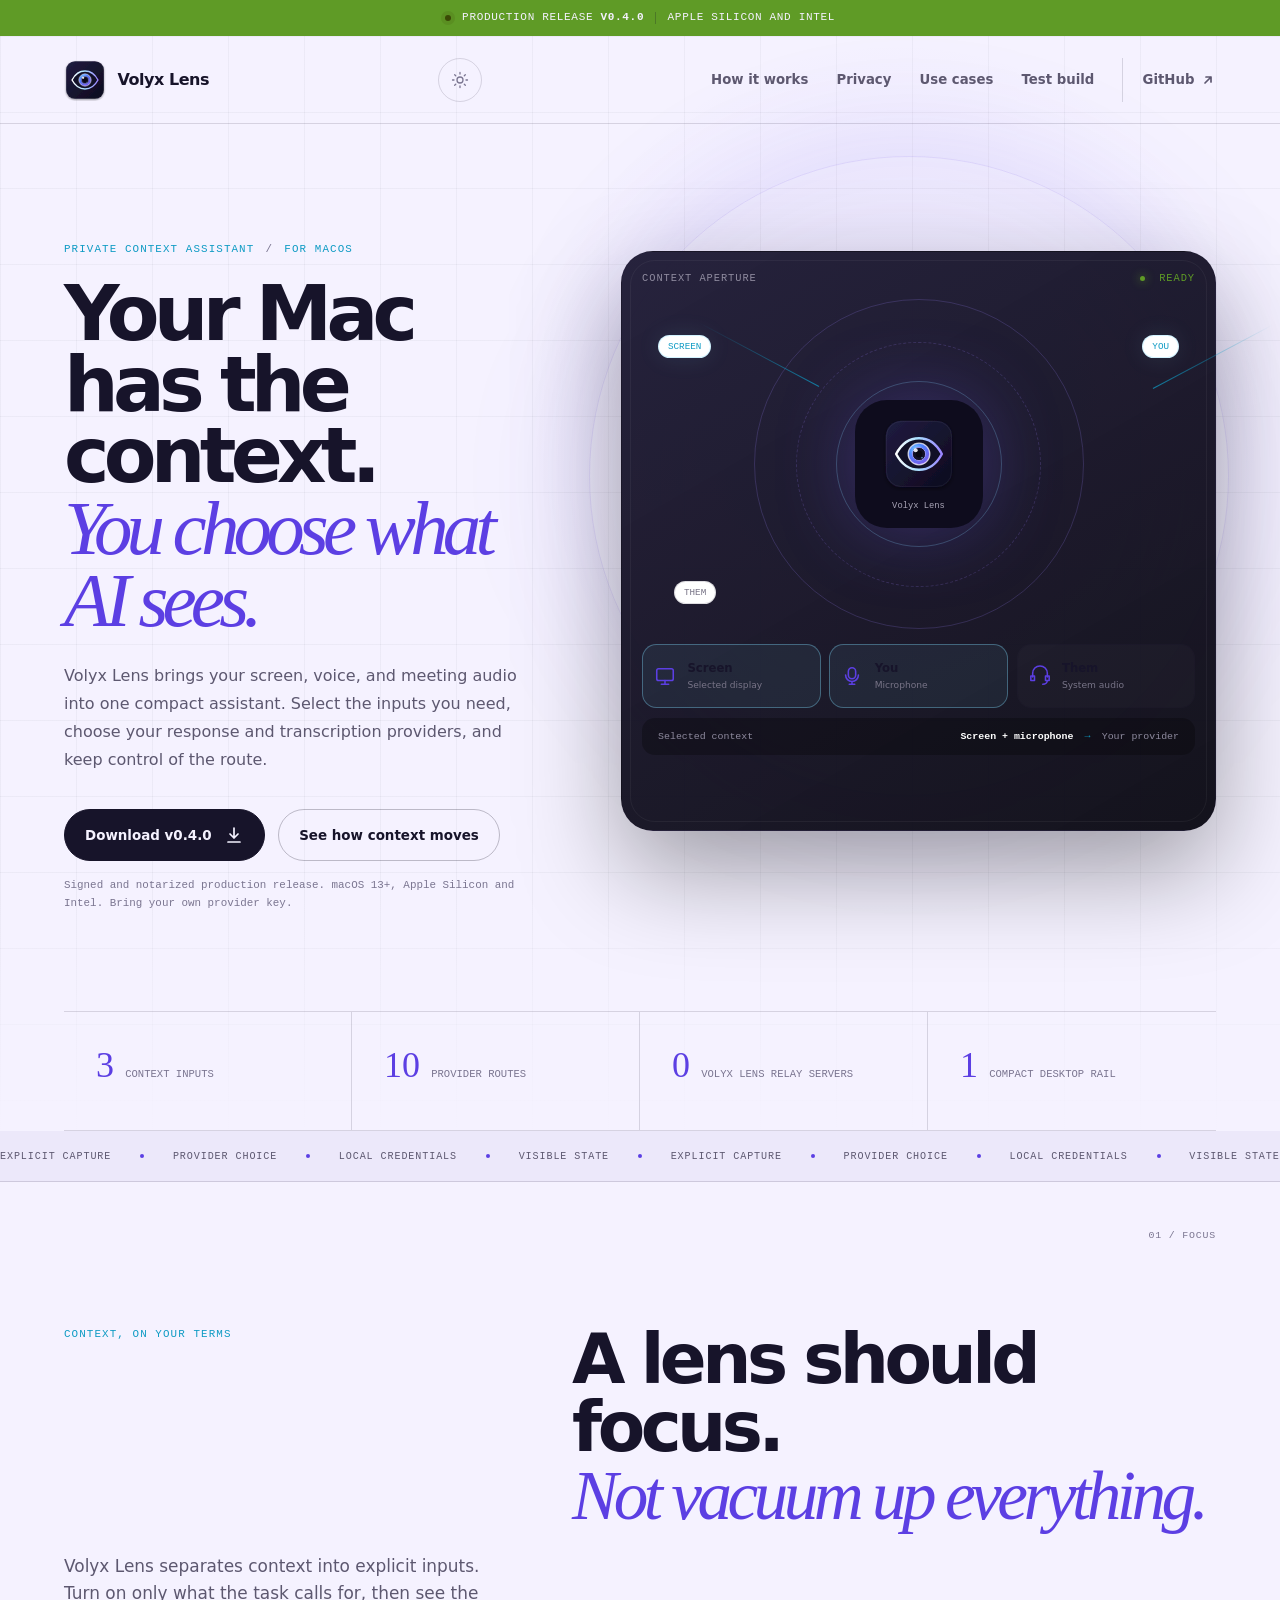
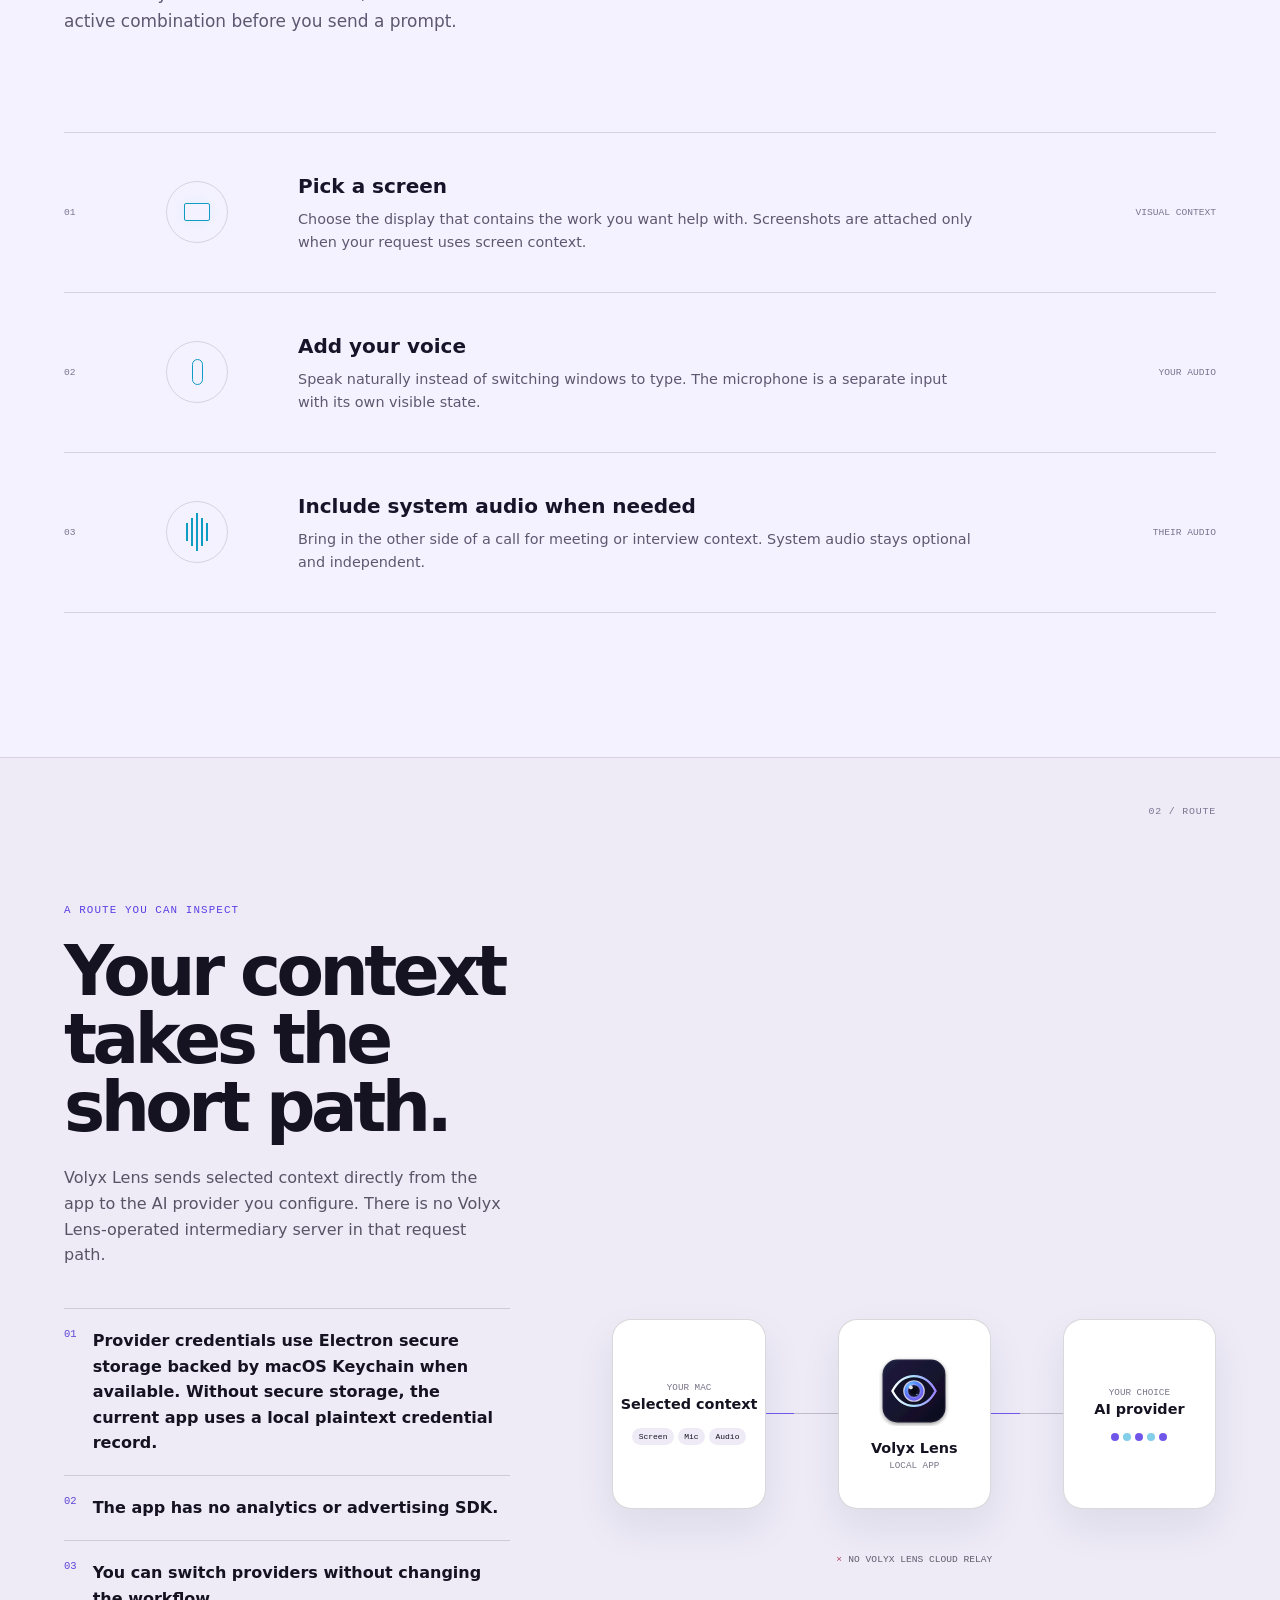
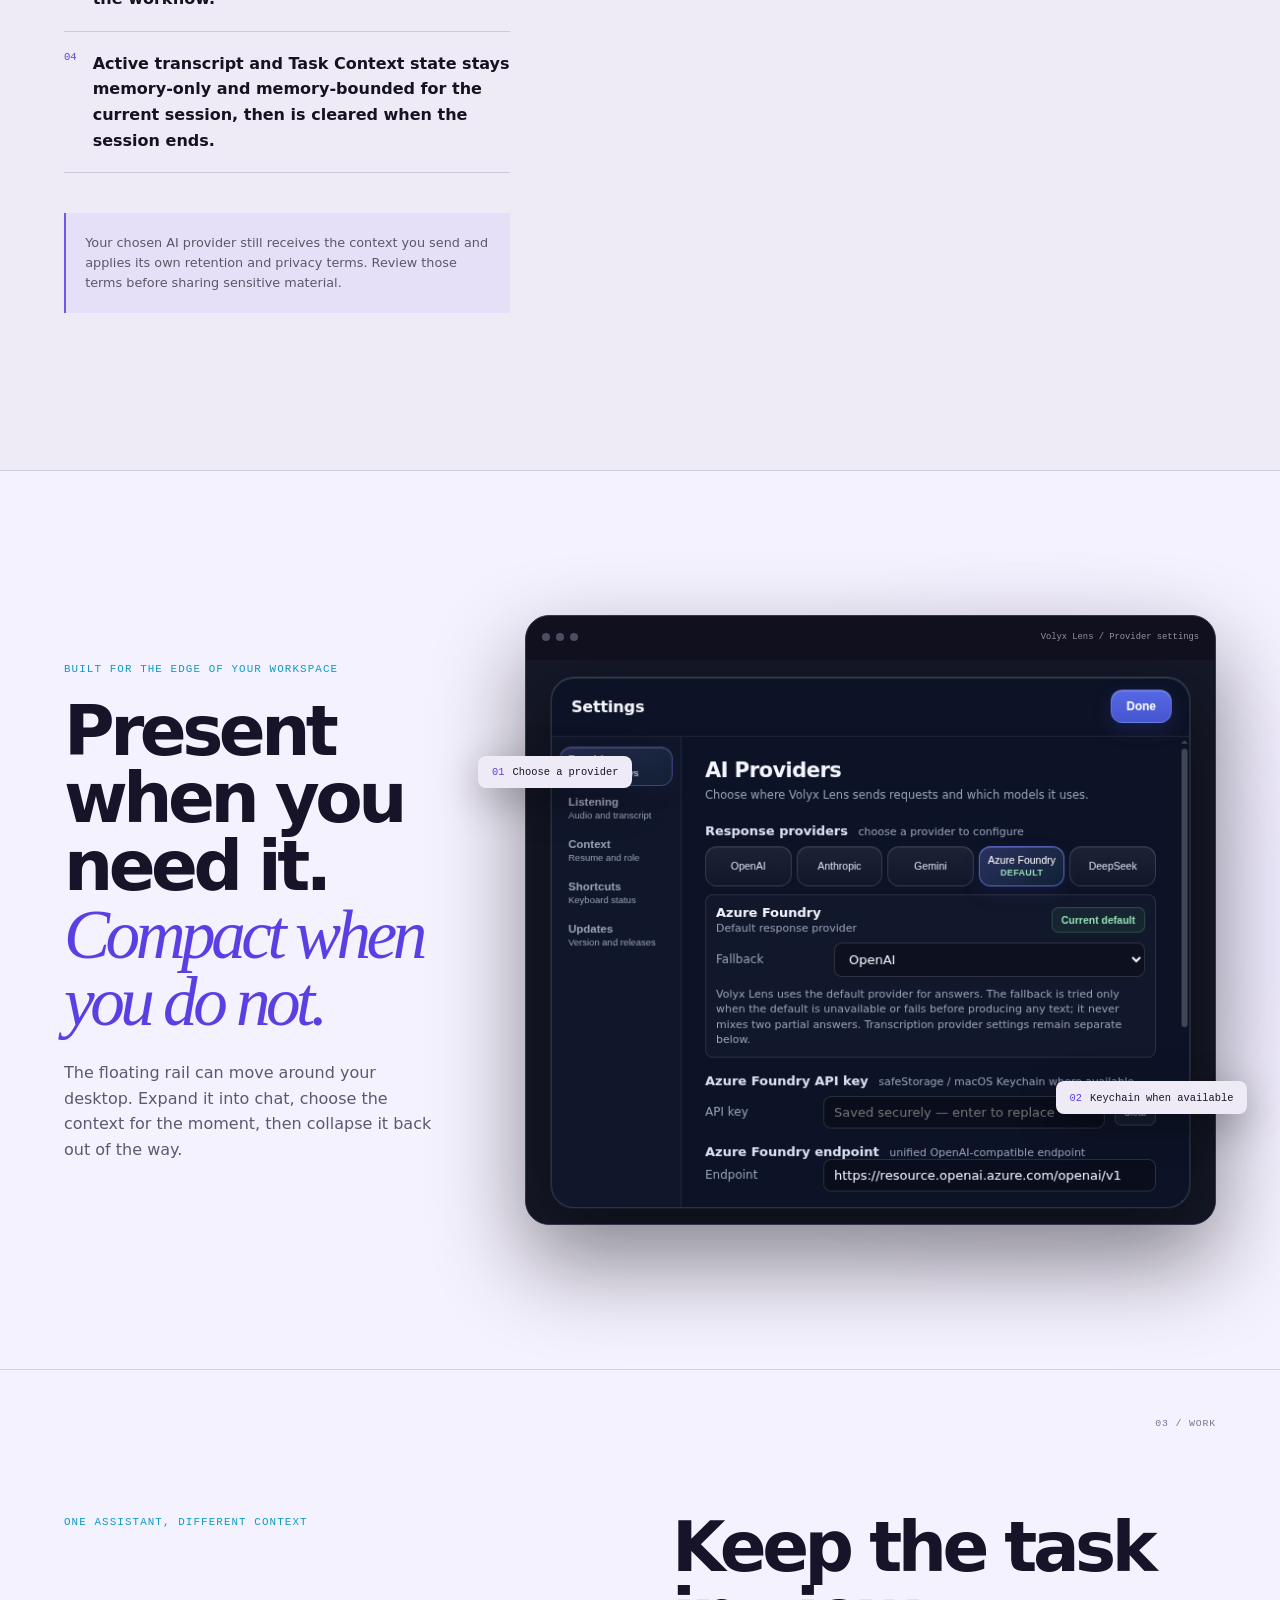
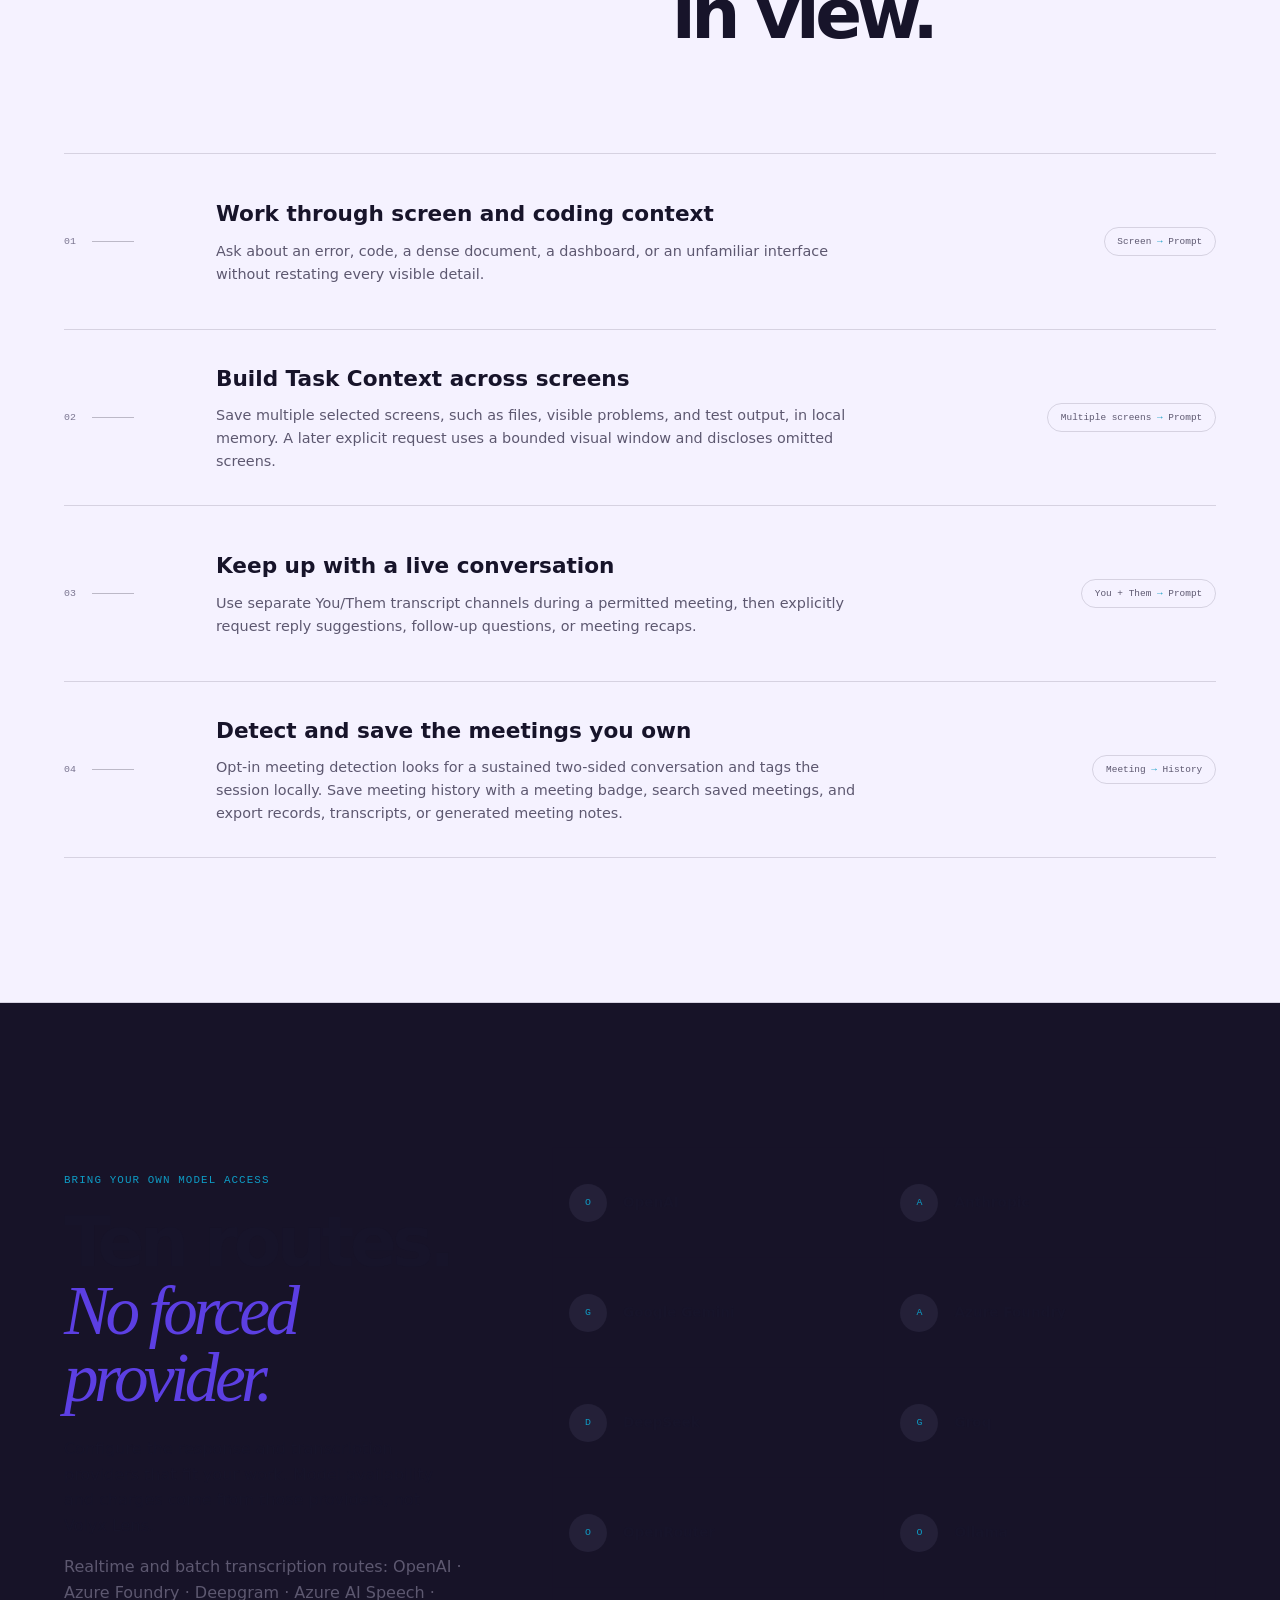
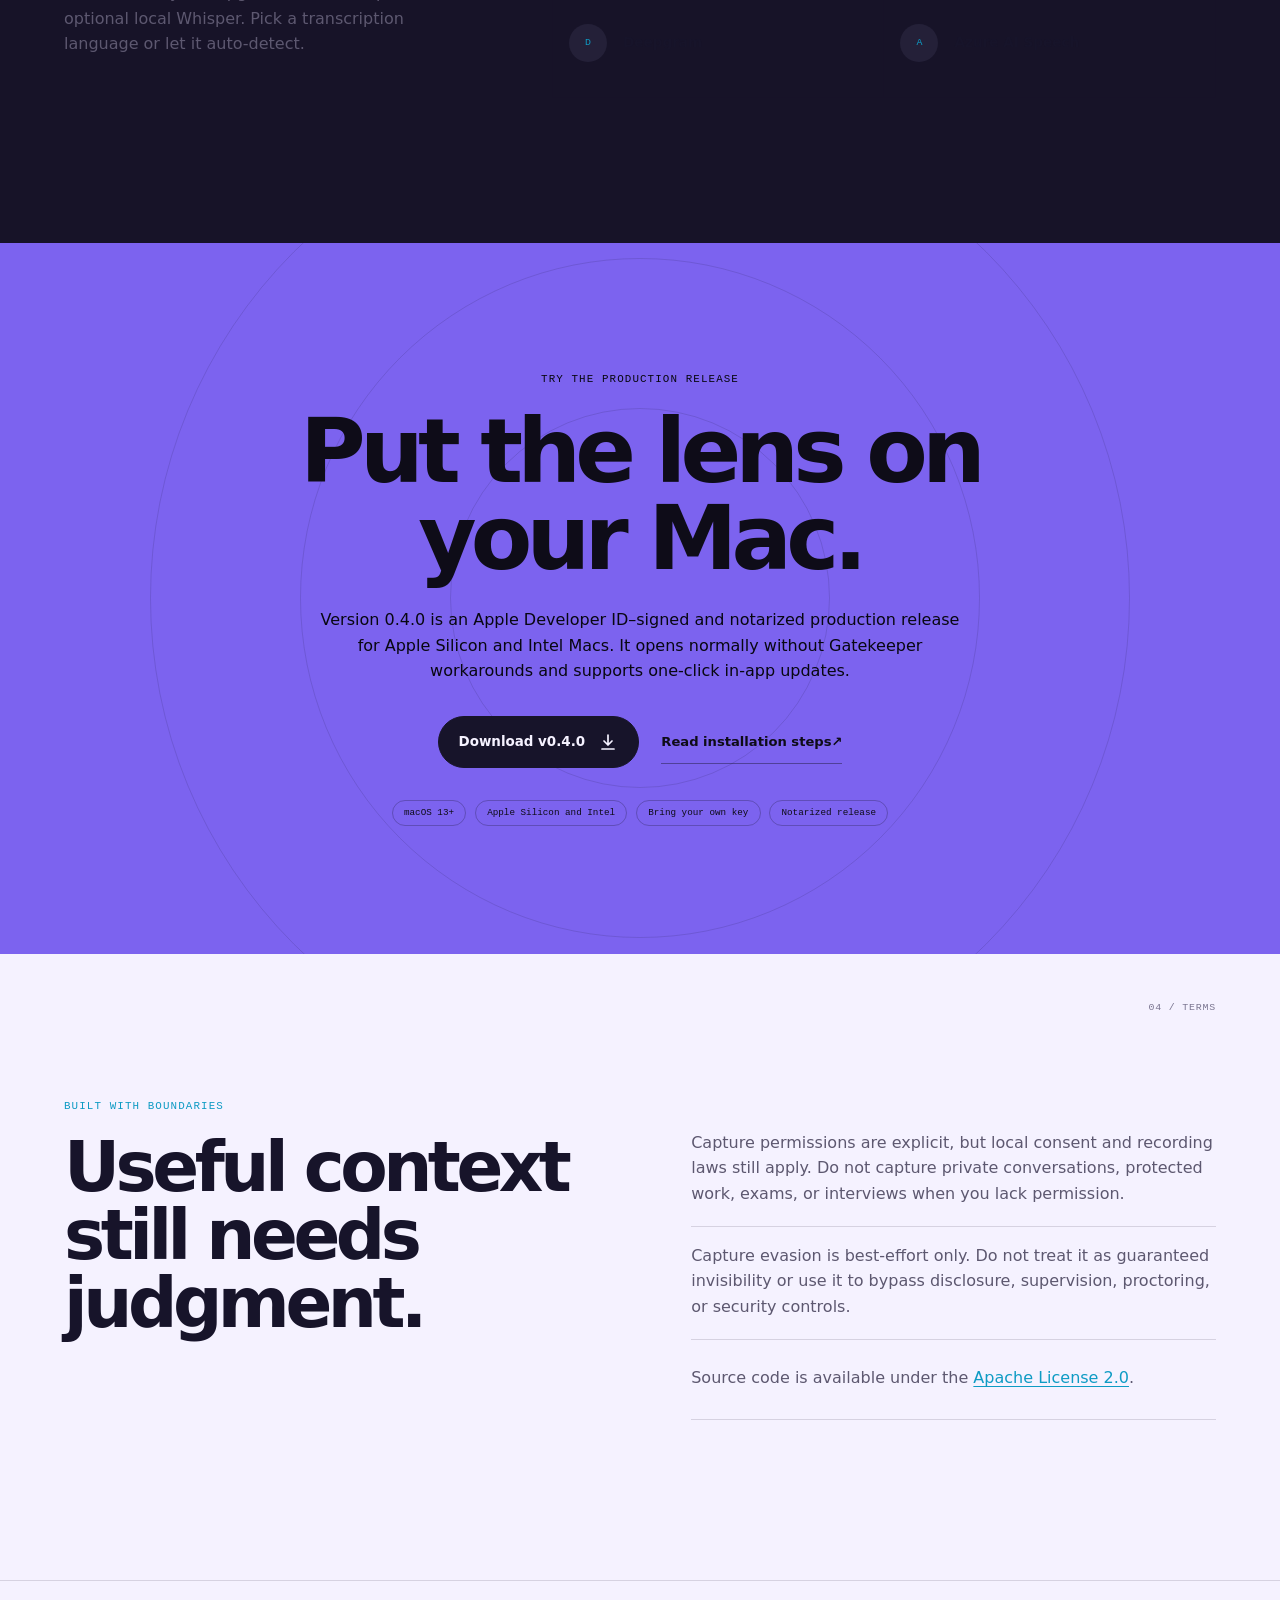
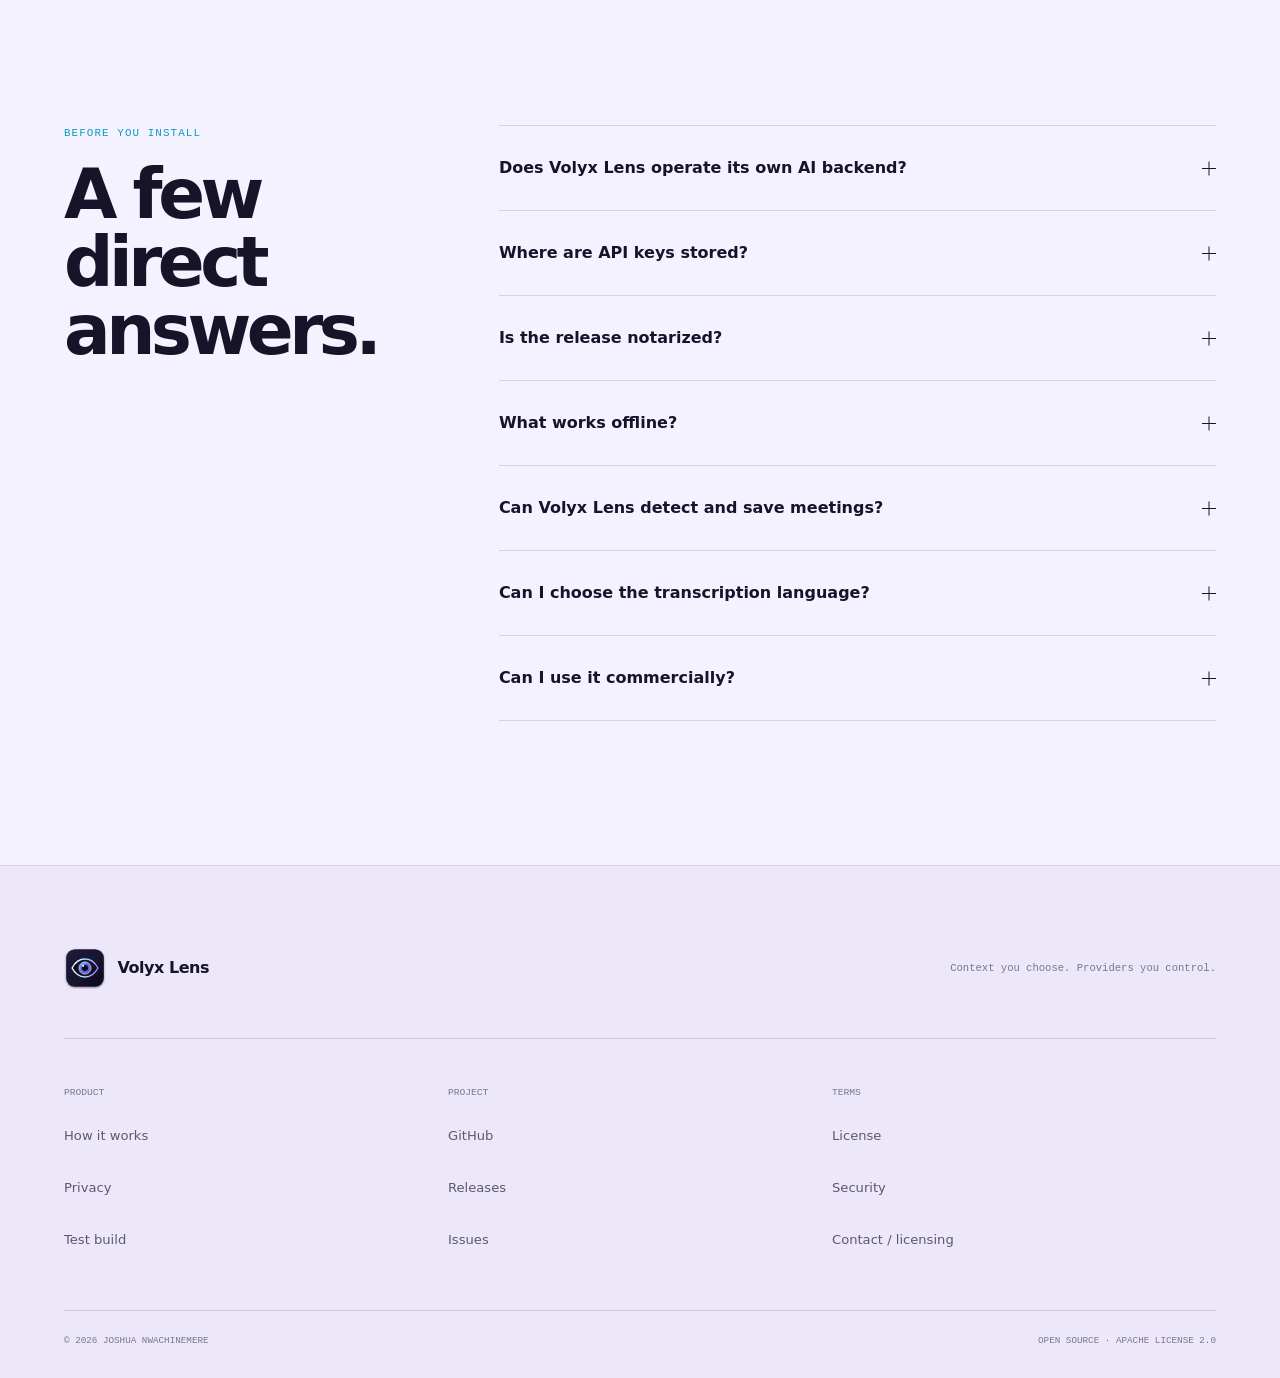
<file: index.html>
<!doctype html>
<html lang="en">
<head>
  <meta charset="utf-8">
  <meta name="viewport" content="width=device-width, initial-scale=1">
  <meta name="theme-color" content="#0d0b1e">
  <meta name="color-scheme" content="dark">
  <meta name="description" content="Volyx Lens is a privacy-oriented macOS assistant that lets you choose the screen, microphone, and system-audio context sent to the AI response and transcription providers you configure.">
  <meta http-equiv="Content-Security-Policy" content="default-src 'self'; script-src 'self' 'sha256-vdu1mkBtPj4jSI7Qn/t3Za7dntLpf7U6DAMMy5QREGw='; style-src 'self'; img-src 'self'; connect-src 'none'; font-src 'self'; object-src 'none'; base-uri 'none'; form-action 'none'">
  <meta property="og:type" content="website">
  <meta property="og:url" content="https://volyxlens.pages.dev/">
  <meta property="og:title" content="Volyx Lens — Choose what your AI sees">
  <meta property="og:description" content="A private assistant for your Mac. You choose the context, the response provider, and the transcription provider.">
  <meta property="og:image" content="https://volyxlens.pages.dev/assets/volyx-lens-onboarding.png">
  <meta name="twitter:card" content="summary_large_image">
  <meta name="twitter:title" content="Volyx Lens — Choose what your AI sees">
  <meta name="twitter:description" content="A private assistant for your Mac. You choose the context, the response provider, and the transcription provider.">
  <meta name="twitter:image" content="https://volyxlens.pages.dev/assets/volyx-lens-onboarding.png">
  <title>Volyx Lens — Choose what your AI sees</title>
  <link rel="canonical" href="https://volyxlens.pages.dev/">
  <link rel="icon" href="assets/volyx-lens-logo.svg" type="image/svg+xml">
  <link rel="stylesheet" href="styles.css">
  <script src="script.js" defer></script>
  <script type="application/ld+json">
  {
    "@context": "https://schema.org",
    "@type": "SoftwareApplication",
    "name": "Volyx Lens",
    "applicationCategory": "UtilitiesApplication",
    "operatingSystem": "macOS 13 or later on Apple Silicon and Intel",
    "softwareVersion": "0.4.0",
    "license": "https://www.apache.org/licenses/LICENSE-2.0",
    "url": "https://github.com/dk3yyyy/volyx-lens",
    "downloadUrl": "https://github.com/dk3yyyy/volyx-lens/releases/tag/v0.4.0",
    "description": "A privacy-oriented macOS context assistant that sends user-selected screen, microphone, and system-audio context directly to the AI response and transcription providers you configure."
  }
  </script>
</head>
<body>
  <a class="skip-link" href="#main">Skip to content</a>

  <div class="release-ribbon" role="status">
    <span class="release-dot" aria-hidden="true"></span>
    <span>Production release <strong>v0.4.0</strong></span>
    <span class="release-divider" aria-hidden="true"></span>
    <span>Apple Silicon and Intel</span>
  </div>

  <header class="site-header" data-header>
    <a class="brand" href="#top" aria-label="Volyx Lens home">
      <img src="assets/volyx-lens-logo.svg" width="42" height="42" alt="">
      <span>Volyx Lens</span>
    </a>

    <button class="theme-toggle" type="button" aria-label="Switch to light mode" data-theme-toggle>
      <svg class="icon-sun" viewBox="0 0 24 24" aria-hidden="true"><circle cx="12" cy="12" r="4"/><path d="M12 2v2m0 16v2M2 12h2m16 0h2M4.9 4.9l1.4 1.4m11.4 11.4 1.4 1.4M4.9 19.1l1.4-1.4m11.4-11.4 1.4-1.4"/></svg>
      <svg class="icon-moon" viewBox="0 0 24 24" aria-hidden="true"><path d="M21 12.8A9 9 0 1 1 11.2 3 7 7 0 0 0 21 12.8Z"/></svg>
    </button>

    <button class="nav-toggle" type="button" aria-controls="site-nav" aria-expanded="false" aria-label="Open navigation">
      <span></span><span></span>
    </button>

    <nav class="site-nav" id="site-nav" aria-label="Main navigation">
      <a href="#how-it-works">How it works</a>
      <a href="#privacy">Privacy</a>
      <a href="#use-cases">Use cases</a>
      <a href="#release">Test build</a>
      <a class="nav-github" href="https://github.com/dk3yyyy/volyx-lens" target="_blank" rel="noreferrer">
        GitHub
        <svg viewBox="0 0 16 16" aria-hidden="true"><path d="M5 11 11 5M6 5h5v5"/></svg>
      </a>
    </nav>
  </header>

  <main id="main">
    <section class="hero" id="top" aria-labelledby="hero-title">
      <div class="hero-glow" aria-hidden="true"></div>
      <div class="hero-copy">
        <p class="eyebrow"><span>Private context assistant</span><span>for macOS</span></p>
        <h1 id="hero-title">Your Mac has the context.<br><em>You choose what AI sees.</em></h1>
        <p class="hero-lede">Volyx Lens brings your screen, voice, and meeting audio into one compact assistant. Select the inputs you need, choose your response and transcription providers, and keep control of the route.</p>
        <div class="hero-actions">
          <a class="button button-primary" href="https://github.com/dk3yyyy/volyx-lens/releases/tag/v0.4.0">
            <span>Download v0.4.0</span>
            <svg viewBox="0 0 20 20" aria-hidden="true"><path d="M10 3v10m0 0 4-4m-4 4L6 9M4 17h12"/></svg>
          </a>
          <a class="button button-quiet" href="#how-it-works">See how context moves</a>
        </div>
        <p class="hero-note">Signed and notarized production release. macOS 13+, Apple Silicon and Intel. Bring your own provider key.</p>
      </div>

      <div class="aperture-wrap" aria-label="Interactive context selector">
        <div class="aperture-card" data-aperture>
          <div class="aperture-topline">
            <span>Context aperture</span>
            <span class="live-status"><i aria-hidden="true"></i> Ready</span>
          </div>

          <div class="aperture-stage" aria-hidden="true">
            <div class="orbit orbit-outer"></div>
            <div class="orbit orbit-middle"></div>
            <div class="orbit orbit-inner"></div>
            <div class="beam beam-screen" data-beam="screen"></div>
            <div class="beam beam-you" data-beam="you"></div>
            <div class="beam beam-them" data-beam="them"></div>
            <div class="lens-core">
              <img src="assets/volyx-lens-logo.svg" width="94" height="94" alt="">
              <span>Volyx Lens</span>
            </div>
            <span class="orbit-label label-screen" data-label="screen">Screen</span>
            <span class="orbit-label label-you" data-label="you">You</span>
            <span class="orbit-label label-them" data-label="them">Them</span>
          </div>

          <div class="context-controls" aria-label="Choose example context inputs">
            <button type="button" class="context-control is-active" data-context="screen" aria-pressed="true">
              <svg viewBox="0 0 24 24" aria-hidden="true"><rect x="3" y="4" width="18" height="13" rx="2"/><path d="M8 21h8M12 17v4"/></svg>
              <span><strong>Screen</strong><small>Selected display</small></span>
            </button>
            <button type="button" class="context-control is-active" data-context="you" aria-pressed="true">
              <svg viewBox="0 0 24 24" aria-hidden="true"><rect x="8" y="3" width="8" height="12" rx="4"/><path d="M5 11a7 7 0 0 0 14 0M12 18v3M9 21h6"/></svg>
              <span><strong>You</strong><small>Microphone</small></span>
            </button>
            <button type="button" class="context-control" data-context="them" aria-pressed="false">
              <svg viewBox="0 0 24 24" aria-hidden="true"><path d="M4 13V9a8 8 0 0 1 16 0v4"/><path d="M4 12H2v5h4v-5H4Zm16 0h2v5h-4v-5h2ZM20 17c0 2-2 4-5 4"/></svg>
              <span><strong>Them</strong><small>System audio</small></span>
            </button>
          </div>

          <div class="aperture-route" aria-live="polite">
            <span class="route-label">Selected context</span>
            <strong data-context-summary>Screen + microphone</strong>
            <span class="route-arrow" aria-hidden="true">→</span>
            <span>Your provider</span>
          </div>
        </div>
      </div>

      <div class="hero-facts" aria-label="Product facts">
        <div><strong>3</strong><span>context inputs</span></div>
        <div><strong>10</strong><span>provider routes</span></div>
        <div><strong>0</strong><span>Volyx Lens relay servers</span></div>
        <div><strong>1</strong><span>compact desktop rail</span></div>
      </div>
    </section>

    <section class="marquee" aria-label="Product principles">
      <div class="marquee-track">
        <span>Explicit capture</span><i></i><span>Provider choice</span><i></i><span>Local credentials</span><i></i><span>Visible state</span><i></i>
        <span aria-hidden="true">Explicit capture</span><i aria-hidden="true"></i><span aria-hidden="true">Provider choice</span><i aria-hidden="true"></i><span aria-hidden="true">Local credentials</span><i aria-hidden="true"></i><span aria-hidden="true">Visible state</span><i aria-hidden="true"></i>
      </div>
    </section>

    <section class="section context-section" id="how-it-works" aria-labelledby="context-heading">
      <div class="section-index" aria-hidden="true">01 / FOCUS</div>
      <div class="section-intro">
        <p class="eyebrow">Context, on your terms</p>
        <h2 id="context-heading">A lens should focus.<br><em>Not vacuum up everything.</em></h2>
        <p>Volyx Lens separates context into explicit inputs. Turn on only what the task calls for, then see the active combination before you send a prompt.</p>
      </div>

      <div class="context-story">
        <article class="story-row">
          <div class="story-number">01</div>
          <div class="story-icon screen-icon" aria-hidden="true"><span></span></div>
          <div class="story-copy">
            <h3>Pick a screen</h3>
            <p>Choose the display that contains the work you want help with. Screenshots are attached only when your request uses screen context.</p>
          </div>
          <span class="story-state">Visual context</span>
        </article>

        <article class="story-row">
          <div class="story-number">02</div>
          <div class="story-icon mic-icon" aria-hidden="true"><span></span></div>
          <div class="story-copy">
            <h3>Add your voice</h3>
            <p>Speak naturally instead of switching windows to type. The microphone is a separate input with its own visible state.</p>
          </div>
          <span class="story-state">Your audio</span>
        </article>

        <article class="story-row">
          <div class="story-number">03</div>
          <div class="story-icon wave-icon" aria-hidden="true"><span></span><span></span><span></span><span></span><span></span></div>
          <div class="story-copy">
            <h3>Include system audio when needed</h3>
            <p>Bring in the other side of a call for meeting or interview context. System audio stays optional and independent.</p>
          </div>
          <span class="story-state">Their audio</span>
        </article>
      </div>
    </section>

    <section class="section privacy-section" id="privacy" aria-labelledby="privacy-heading">
      <div class="section-index" aria-hidden="true">02 / ROUTE</div>
      <div class="privacy-copy">
        <p class="eyebrow">A route you can inspect</p>
        <h2 id="privacy-heading">Your context takes the short path.</h2>
        <p>Volyx Lens sends selected context directly from the app to the AI provider you configure. There is no Volyx Lens-operated intermediary server in that request path.</p>
        <ul class="plain-list">
          <li><span>01</span>Provider credentials use Electron secure storage backed by macOS Keychain when available. Without secure storage, the current app uses a local plaintext credential record.</li>
          <li><span>02</span>The app has no analytics or advertising SDK.</li>
          <li><span>03</span>You can switch providers without changing the workflow.</li>
          <li><span>04</span>Active transcript and Task Context state stays memory-only and memory-bounded for the current session, then is cleared when the session ends.</li>
        </ul>
        <p class="privacy-caveat">Your chosen AI provider still receives the context you send and applies its own retention and privacy terms. Review those terms before sharing sensitive material.</p>
      </div>

      <div class="route-map" aria-label="Data route from selected Mac context to the configured AI provider">
        <div class="route-node route-source">
          <span class="node-kicker">Your Mac</span>
          <strong>Selected context</strong>
          <div class="source-chips"><span>Screen</span><span>Mic</span><span>Audio</span></div>
        </div>
        <div class="route-line" aria-hidden="true"><span></span></div>
        <div class="route-node route-app">
          <img src="assets/volyx-lens-logo.svg" width="76" height="76" alt="">
          <strong>Volyx Lens</strong>
          <small>Local app</small>
        </div>
        <div class="route-line" aria-hidden="true"><span></span></div>
        <div class="route-node route-provider">
          <span class="node-kicker">Your choice</span>
          <strong>AI provider</strong>
          <div class="provider-mini"><i></i><i></i><i></i><i></i><i></i></div>
        </div>
        <div class="no-relay"><span aria-hidden="true">×</span>No Volyx Lens cloud relay</div>
      </div>
    </section>

    <section class="product-window-section" aria-labelledby="product-heading">
      <div class="window-copy">
        <p class="eyebrow">Built for the edge of your workspace</p>
        <h2 id="product-heading">Present when you need it.<br><em>Compact when you do not.</em></h2>
        <p>The floating rail can move around your desktop. Expand it into chat, choose the context for the moment, then collapse it back out of the way.</p>
      </div>
      <div class="product-window">
        <div class="window-chrome" aria-hidden="true"><span></span><span></span><span></span><strong>Volyx Lens / Provider settings</strong></div>
        <img src="assets/volyx-lens-settings.png" width="700" height="573" alt="Volyx Lens settings showing configurable AI providers and local API key fields" loading="lazy">
        <div class="window-callout callout-one"><span>01</span>Choose a provider</div>
        <div class="window-callout callout-two"><span>02</span>Keychain when available</div>
      </div>
    </section>

    <section class="section use-section" id="use-cases" aria-labelledby="use-heading">
      <div class="section-index" aria-hidden="true">03 / WORK</div>
      <div class="section-intro use-intro">
        <p class="eyebrow">One assistant, different context</p>
        <h2 id="use-heading">Keep the task in view.</h2>
      </div>

      <div class="use-list">
        <article class="use-item">
          <div class="use-marker"><span>01</span><i></i></div>
          <div>
            <h3>Work through screen and coding context</h3>
            <p>Ask about an error, code, a dense document, a dashboard, or an unfamiliar interface without restating every visible detail.</p>
          </div>
          <div class="use-input">Screen <span>→</span> Prompt</div>
        </article>
        <article class="use-item">
          <div class="use-marker"><span>02</span><i></i></div>
          <div>
            <h3>Build Task Context across screens</h3>
            <p>Save multiple selected screens, such as files, visible problems, and test output, in local memory. A later explicit request uses a bounded visual window and discloses omitted screens.</p>
          </div>
          <div class="use-input">Multiple screens <span>→</span> Prompt</div>
        </article>
        <article class="use-item">
          <div class="use-marker"><span>03</span><i></i></div>
          <div>
            <h3>Keep up with a live conversation</h3>
            <p>Use separate You/Them transcript channels during a permitted meeting, then explicitly request reply suggestions, follow-up questions, or meeting recaps.</p>
          </div>
          <div class="use-input">You + Them <span>→</span> Prompt</div>
        </article>
        <article class="use-item">
          <div class="use-marker"><span>04</span><i></i></div>
          <div>
            <h3>Detect and save the meetings you own</h3>
            <p>Opt-in meeting detection looks for a sustained two-sided conversation and tags the session locally. Save meeting history with a meeting badge, search saved meetings, and export records, transcripts, or generated meeting notes.</p>
          </div>
          <div class="use-input">Meeting <span>→</span> History</div>
        </article>
      </div>
    </section>

    <section class="provider-section" aria-labelledby="provider-heading">
      <div class="provider-copy">
        <p class="eyebrow">Bring your own model access</p>
        <h2 id="provider-heading">Ten routes.<br><em>No forced provider.</em></h2>
        <p>Configure the response and transcription providers that fit your work. Model availability and charges come from those providers, not Volyx Lens.</p>
        <p>Realtime and batch transcription routes: OpenAI · Azure Foundry · Deepgram · Azure AI Speech · optional local Whisper. Pick a transcription language or let it auto-detect.</p>
      </div>
      <ul class="provider-list" aria-label="Supported AI providers">
        <li><span class="provider-glyph glyph-openai">O</span><strong>OpenAI</strong></li>
        <li><span class="provider-glyph glyph-anthropic">A</span><strong>Anthropic</strong></li>
        <li><span class="provider-glyph glyph-gemini">G</span><strong>Google Gemini</strong></li>
        <li><span class="provider-glyph glyph-azure">A</span><strong>Azure Foundry</strong></li>
        <li><span class="provider-glyph glyph-deepseek">D</span><strong>DeepSeek</strong></li>
        <li><span class="provider-glyph glyph-groq">G</span><strong>Groq</strong></li>
        <li><span class="provider-glyph glyph-openrouter">O</span><strong>OpenRouter</strong></li>
        <li><span class="provider-glyph glyph-ollama">O</span><strong>Ollama</strong></li>
        <li><span class="provider-glyph glyph-deepgram">D</span><strong>Deepgram</strong></li>
        <li><span class="provider-glyph glyph-azure-speech">A</span><strong>Azure AI Speech</strong></li>
      </ul>
    </section>

    <section class="release-section" id="release" aria-labelledby="release-heading">
      <div class="release-orbit" aria-hidden="true"><span></span><span></span><span></span></div>
      <div class="release-content">
        <p class="eyebrow">Try the production release</p>
        <h2 id="release-heading">Put the lens on your Mac.</h2>
        <p>Version 0.4.0 is an Apple Developer ID–signed and notarized production release for Apple Silicon and Intel Macs. It opens normally without Gatekeeper workarounds and supports one-click in-app updates.</p>
        <div class="release-actions">
          <a class="button button-primary button-light" href="https://github.com/dk3yyyy/volyx-lens/releases/tag/v0.4.0">
            Download v0.4.0
            <svg viewBox="0 0 20 20" aria-hidden="true"><path d="M10 3v10m0 0 4-4m-4 4L6 9M4 17h12"/></svg>
          </a>
          <a class="text-link" href="https://github.com/dk3yyyy/volyx-lens#install-the-dmg" target="_blank" rel="noreferrer">Read installation steps <span aria-hidden="true">↗</span></a>
        </div>
        <div class="release-meta">
          <span>macOS 13+</span><span>Apple Silicon and Intel</span><span>Bring your own key</span><span>Notarized release</span>
        </div>
      </div>
    </section>

    <section class="section responsibility-section" aria-labelledby="responsibility-heading">
      <div class="section-index" aria-hidden="true">04 / TERMS</div>
      <div class="responsibility-grid">
        <div>
          <p class="eyebrow">Built with boundaries</p>
          <h2 id="responsibility-heading">Useful context still needs judgment.</h2>
        </div>
        <div class="responsibility-copy">
          <p>Capture permissions are explicit, but local consent and recording laws still apply. Do not capture private conversations, protected work, exams, or interviews when you lack permission.</p>
          <p>Capture evasion is best-effort only. Do not treat it as guaranteed invisibility or use it to bypass disclosure, supervision, proctoring, or security controls.</p>
          <p>Source code is available under the <a href="https://github.com/dk3yyyy/volyx-lens/blob/main/LICENSE.md" target="_blank" rel="noreferrer">Apache License 2.0</a>.</p>
        </div>
      </div>
    </section>

    <section class="faq-section" aria-labelledby="faq-heading">
      <div class="faq-title">
        <p class="eyebrow">Before you install</p>
        <h2 id="faq-heading">A few direct answers.</h2>
      </div>
      <div class="faq-list">
        <details>
          <summary>Does Volyx Lens operate its own AI backend?<span aria-hidden="true"></span></summary>
          <p>No. You configure your own supported provider. Requests travel from the desktop app to that provider, and the provider's own data terms apply.</p>
        </details>
        <details>
          <summary>Where are API keys stored?<span aria-hidden="true"></span></summary>
          <p>The app uses Electron secure storage backed by macOS Keychain when available. If secure storage is unavailable, it falls back to a local plaintext credential record. The settings screen reports the storage status and lets you update or remove credentials.</p>
        </details>
        <details>
          <summary>Is the release notarized?<span aria-hidden="true"></span></summary>
          <p>Yes. Version 0.4.0 is Apple Developer ID–signed and notarized, so it opens without right-click workarounds. SHA-256 checksums, ZIP packages, and SBOMs are published with the release.</p>
        </details>
        <details>
          <summary>What works offline?<span aria-hidden="true"></span></summary>
          <p>AI responses require a configured provider; with a local Ollama server they run fully offline. Realtime transcription uses your configured provider (OpenAI, Azure Foundry, Deepgram, or Azure AI Speech), and optional Local Whisper covers offline batch transcription; automatic cloud fallback remains off by default.</p>
        </details>
        <details>
          <summary>Can Volyx Lens detect and save meetings?<span aria-hidden="true"></span></summary>
          <p>Yes, opt-in. While listening, meeting detection looks for a sustained two-sided conversation between the Mic and System channels, then tags the session locally with a "Meeting in progress" indicator. With meeting history enabled, saved meetings get a meeting badge and stay searchable; you can export records, transcripts, or generated meeting notes. Detection and history are local and in-session only.</p>
        </details>
        <details>
          <summary>Can I choose the transcription language?<span aria-hidden="true"></span></summary>
          <p>Yes. The settings screen lets you pick a language for transcription or leave it on auto-detect. Language selection is honored per job and normalized for both cloud providers and the optional local Whisper provider.</p>
        </details>
        <details>
          <summary>Can I use it commercially?<span aria-hidden="true"></span></summary>
          <p>Yes. The public source is licensed under the Apache License 2.0, which permits commercial use, modification, and redistribution.</p>
        </details>
      </div>
    </section>
  </main>

  <footer class="site-footer">
    <div class="footer-brand">
      <div class="footer-brand-lockup"><img src="assets/volyx-lens-logo.svg" width="42" height="42" alt=""><strong>Volyx Lens</strong></div>
      <p>Context you choose. Providers you control.</p>
    </div>
    <div class="footer-links">
      <div><span>Product</span><a href="#how-it-works">How it works</a><a href="#privacy">Privacy</a><a href="#release">Test build</a></div>
      <div><span>Project</span><a href="https://github.com/dk3yyyy/volyx-lens" target="_blank" rel="noreferrer">GitHub</a><a href="https://github.com/dk3yyyy/volyx-lens/releases" target="_blank" rel="noreferrer">Releases</a><a href="https://github.com/dk3yyyy/volyx-lens/issues" target="_blank" rel="noreferrer">Issues</a></div>
      <div><span>Terms</span><a href="https://github.com/dk3yyyy/volyx-lens/blob/main/LICENSE.md" target="_blank" rel="noreferrer">License</a><a href="https://github.com/dk3yyyy/volyx-lens/security/policy" target="_blank" rel="noreferrer">Security</a><a href="https://github.com/dk3yyyy/volyx-lens/issues/new" target="_blank" rel="noreferrer">Contact / licensing</a></div>
    </div>
    <div class="footer-bottom">
      <span>© <span data-year>2026</span> Joshua Nwachinemere</span>
      <span>Open source · Apache License 2.0</span>
    </div>
  </footer>
</body>
</html>
</file>
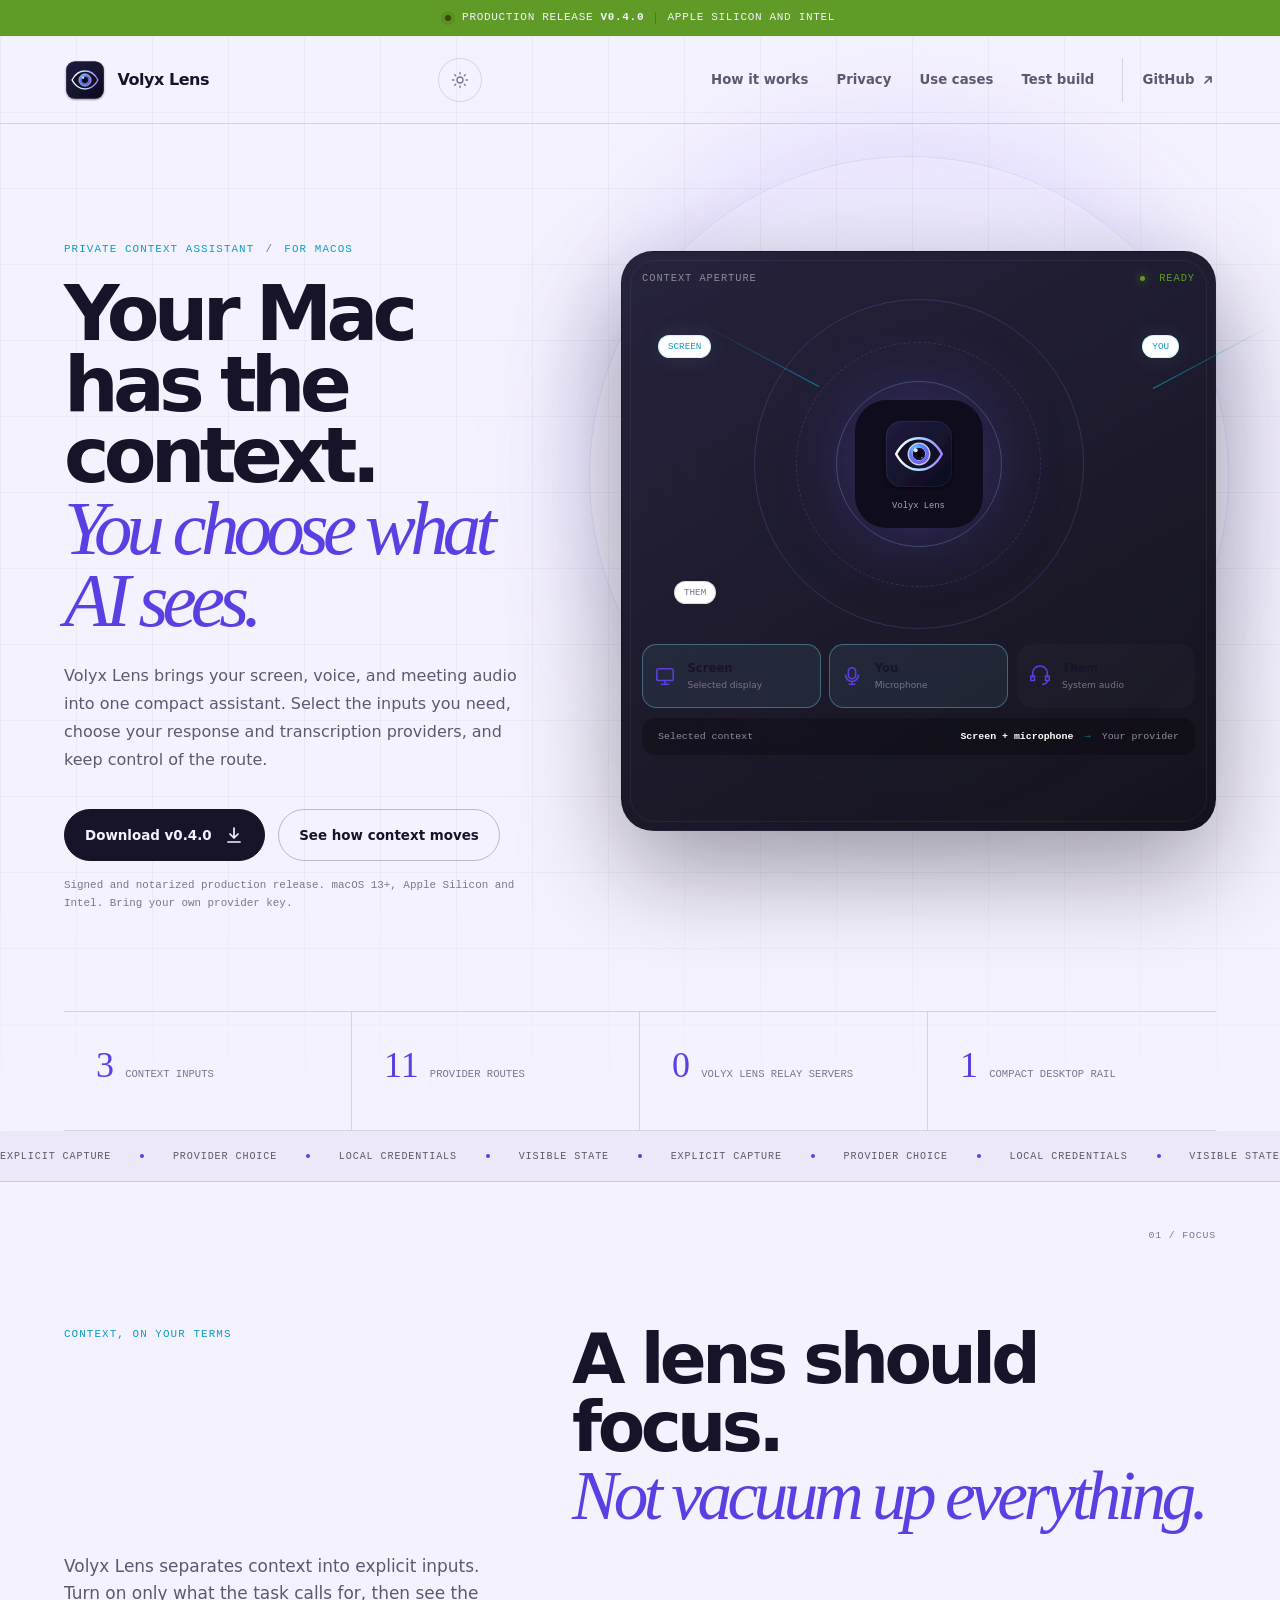
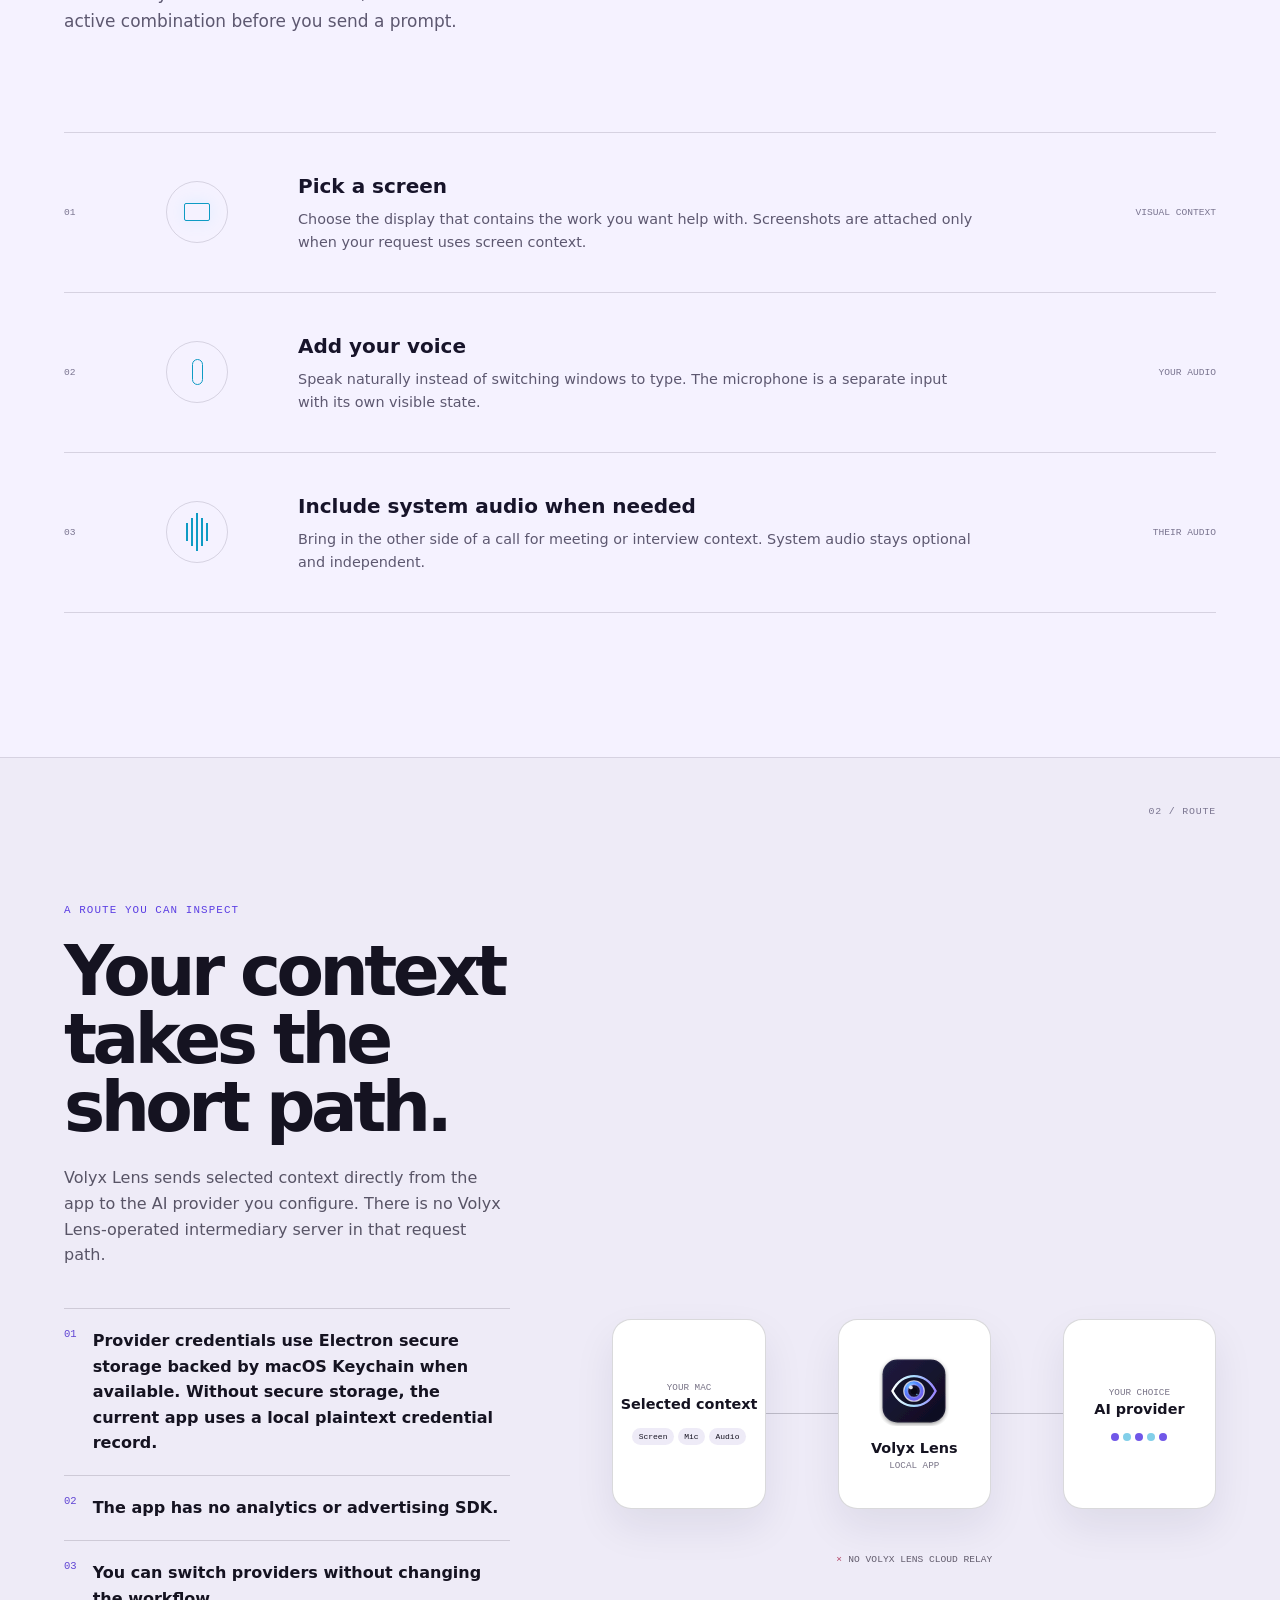
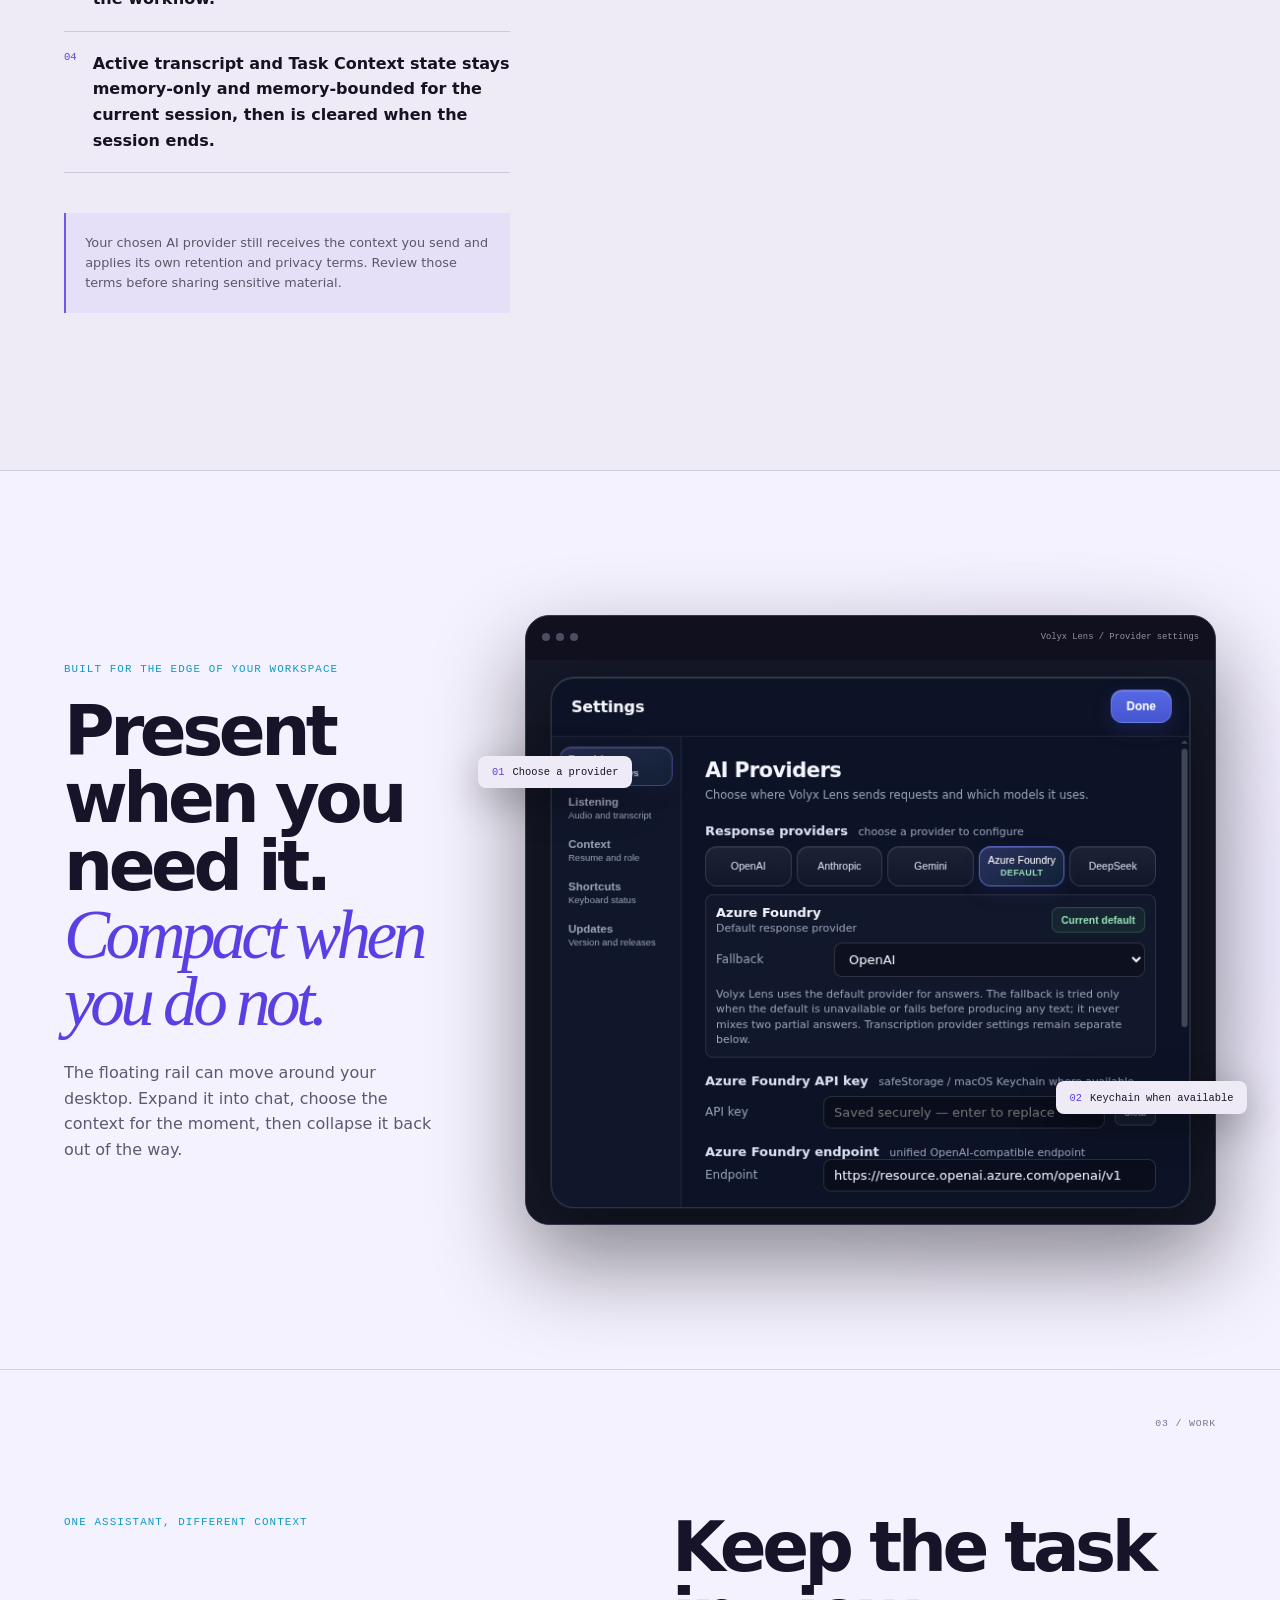
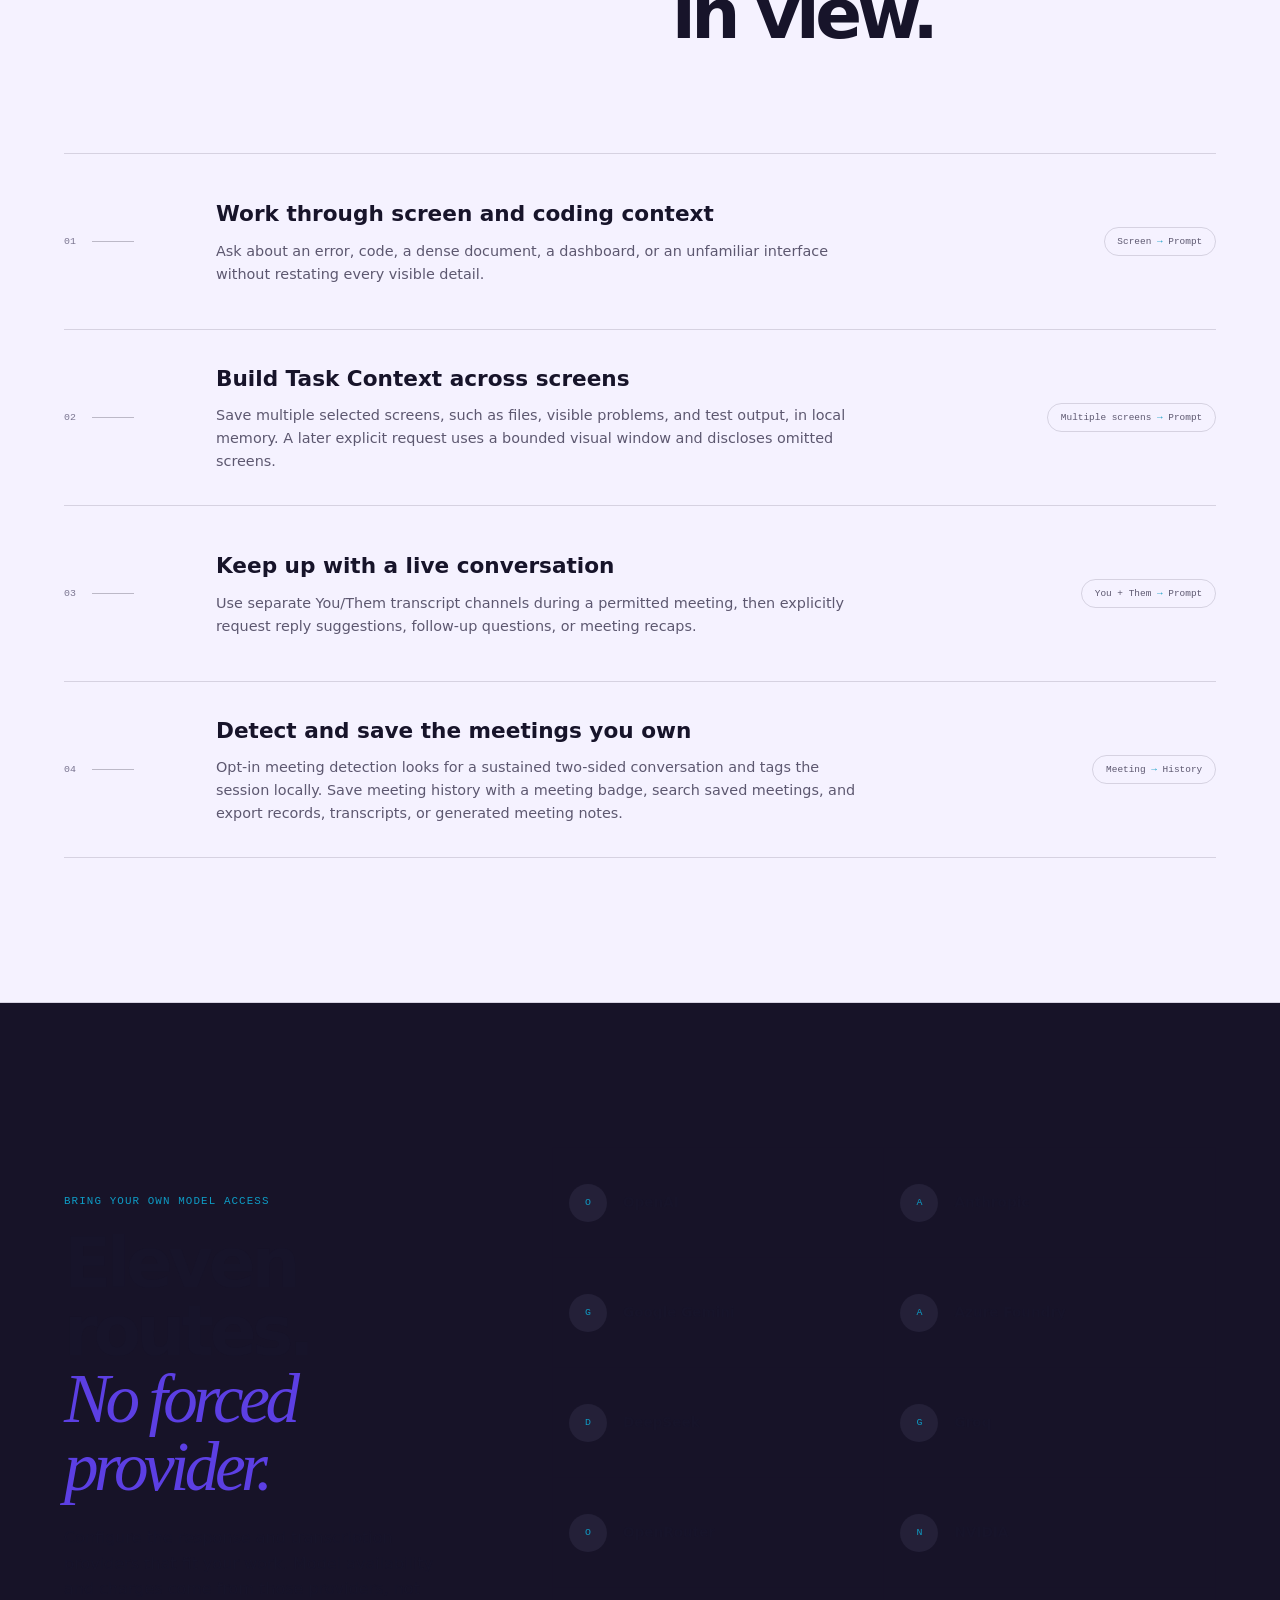
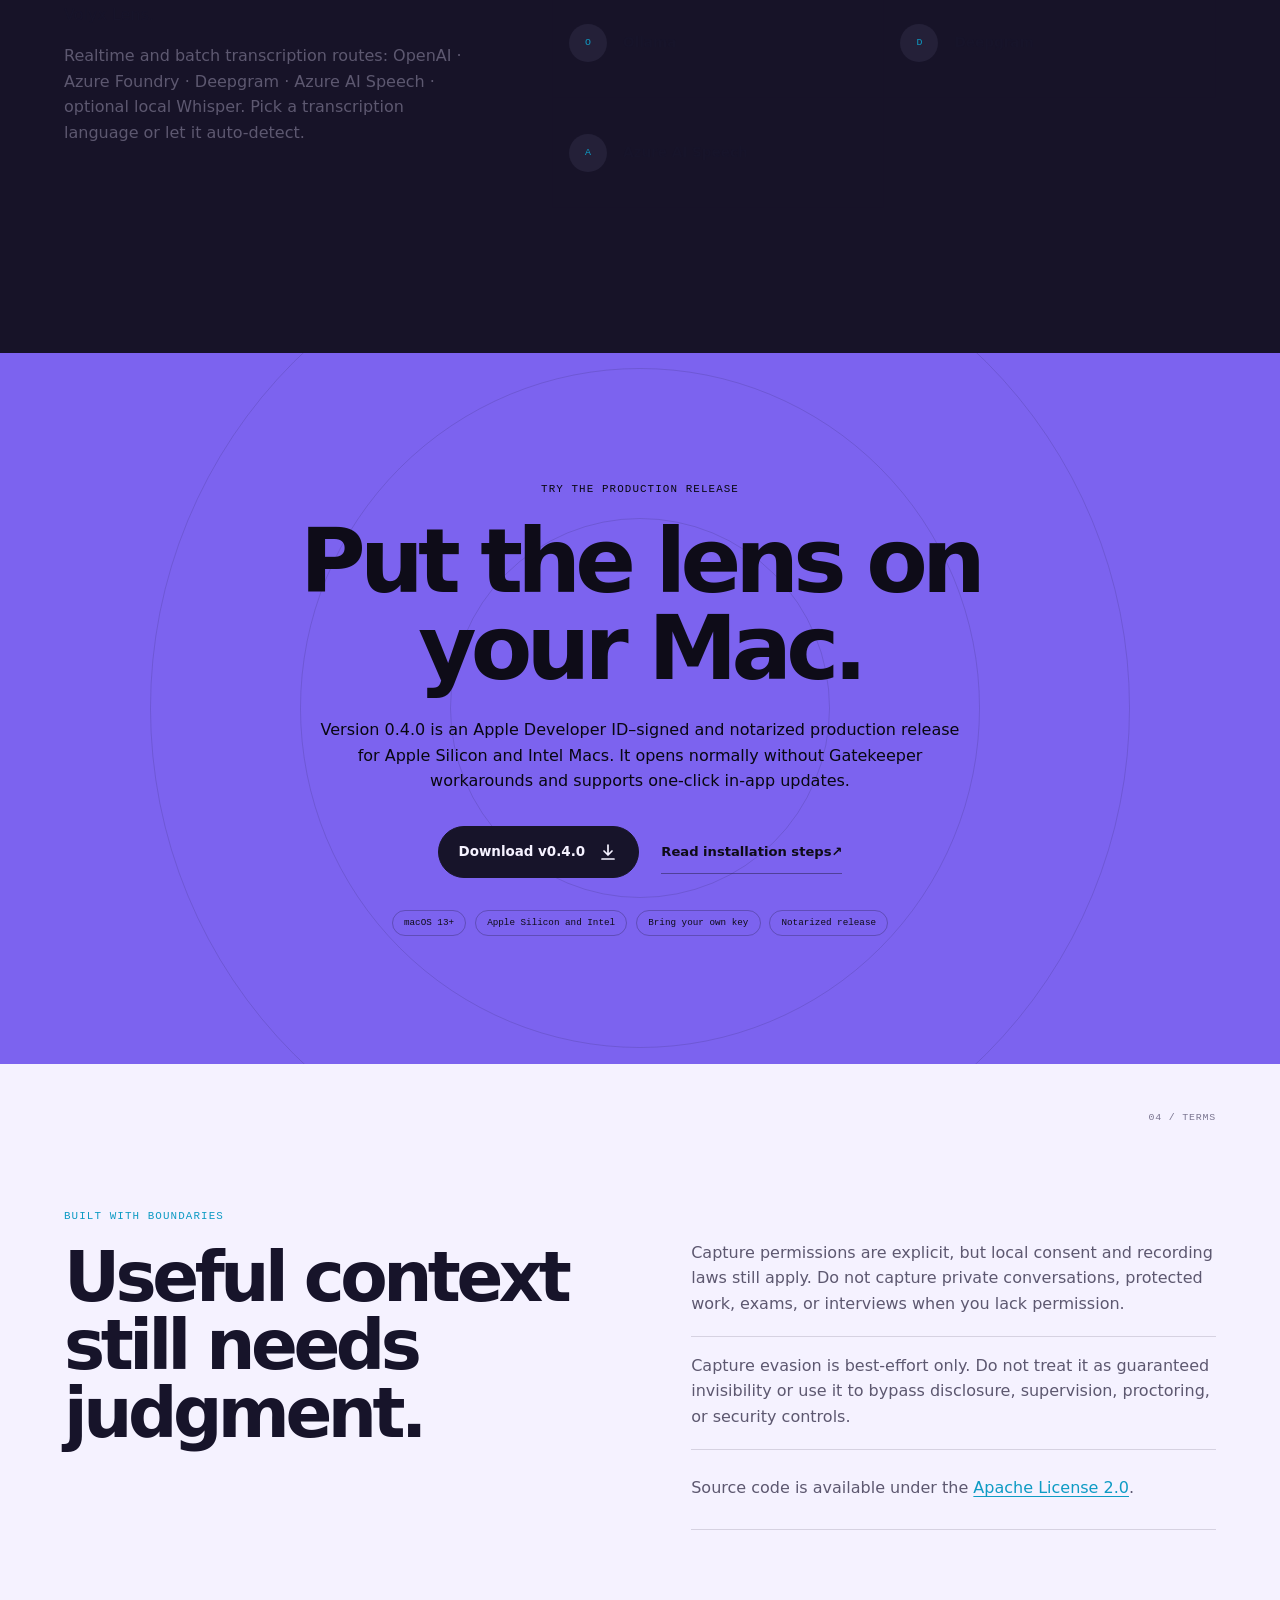
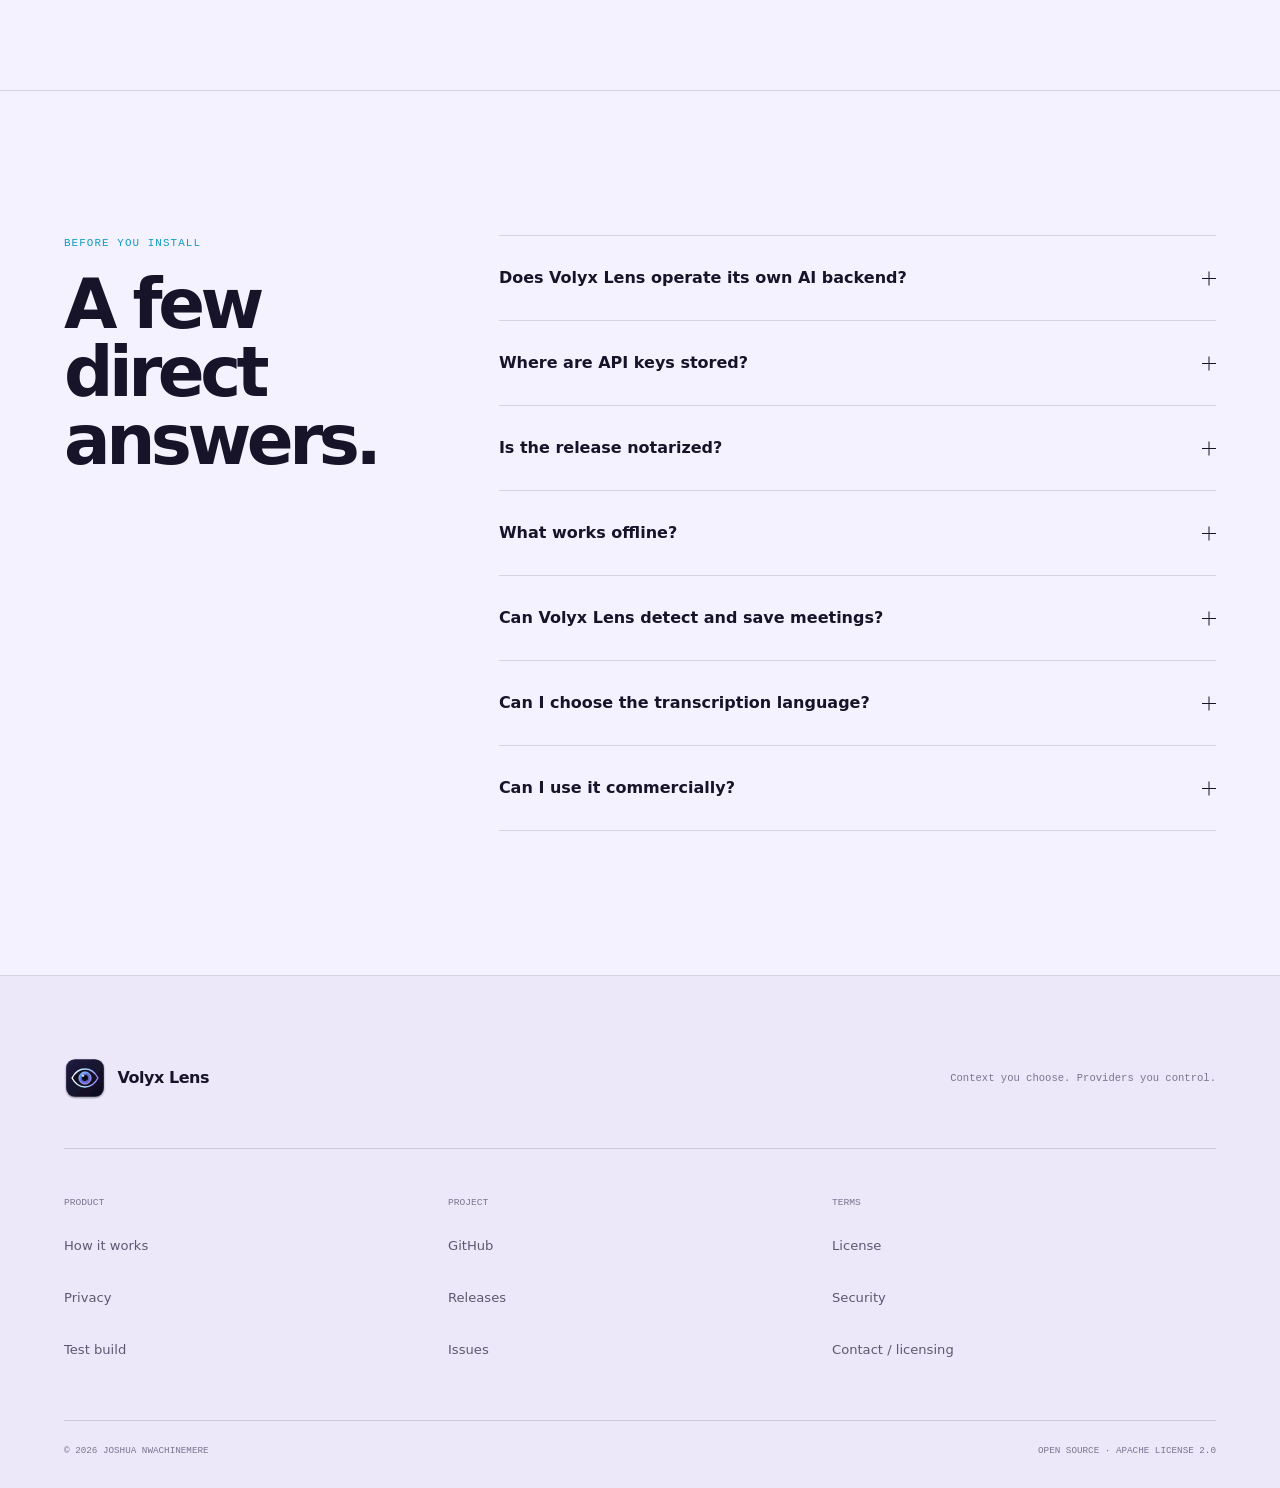
<file: website/index.html>
<!doctype html>
<html lang="en">
<head>
  <meta charset="utf-8">
  <meta name="viewport" content="width=device-width, initial-scale=1">
  <meta name="theme-color" content="#0d0b1e">
  <meta name="color-scheme" content="dark">
  <meta name="description" content="Volyx Lens is a privacy-oriented macOS assistant that lets you choose the screen, microphone, and system-audio context sent to the AI response and transcription providers you configure.">
  <meta http-equiv="Content-Security-Policy" content="default-src 'self'; script-src 'self' 'sha256-vdu1mkBtPj4jSI7Qn/t3Za7dntLpf7U6DAMMy5QREGw='; style-src 'self'; img-src 'self'; connect-src 'none'; font-src 'self'; object-src 'none'; base-uri 'none'; form-action 'none'">
  <meta property="og:type" content="website">
  <meta property="og:url" content="https://volyxlens.pages.dev/">
  <meta property="og:title" content="Volyx Lens — Choose what your AI sees">
  <meta property="og:description" content="A private assistant for your Mac. You choose the context, the response provider, and the transcription provider.">
  <meta property="og:image" content="https://volyxlens.pages.dev/assets/volyx-lens-onboarding.png">
  <meta name="twitter:card" content="summary_large_image">
  <meta name="twitter:title" content="Volyx Lens — Choose what your AI sees">
  <meta name="twitter:description" content="A private assistant for your Mac. You choose the context, the response provider, and the transcription provider.">
  <meta name="twitter:image" content="https://volyxlens.pages.dev/assets/volyx-lens-onboarding.png">
  <title>Volyx Lens — Choose what your AI sees</title>
  <link rel="canonical" href="https://volyxlens.pages.dev/">
  <link rel="icon" href="assets/volyx-lens-logo.svg" type="image/svg+xml">
  <link rel="stylesheet" href="styles.css">
  <script src="script.js" defer></script>
  <script type="application/ld+json">
  {
    "@context": "https://schema.org",
    "@type": "SoftwareApplication",
    "name": "Volyx Lens",
    "applicationCategory": "UtilitiesApplication",
    "operatingSystem": "macOS 13 or later on Apple Silicon and Intel",
    "softwareVersion": "0.4.0",
    "license": "https://www.apache.org/licenses/LICENSE-2.0",
    "url": "https://github.com/dk3yyyy/volyx-lens",
    "downloadUrl": "https://github.com/dk3yyyy/volyx-lens/releases/tag/v0.4.0",
    "description": "A privacy-oriented macOS context assistant that sends user-selected screen, microphone, and system-audio context directly to the AI response and transcription providers you configure."
  }
  </script>
</head>
<body>
  <a class="skip-link" href="#main">Skip to content</a>

  <div class="release-ribbon" role="status">
    <span class="release-dot" aria-hidden="true"></span>
    <span>Production release <strong>v0.4.0</strong></span>
    <span class="release-divider" aria-hidden="true"></span>
    <span>Apple Silicon and Intel</span>
  </div>

  <header class="site-header" data-header>
    <a class="brand" href="#top" aria-label="Volyx Lens home">
      <img src="assets/volyx-lens-logo.svg" width="42" height="42" alt="">
      <span>Volyx Lens</span>
    </a>

    <button class="theme-toggle" type="button" aria-label="Switch to light mode" data-theme-toggle>
      <svg class="icon-sun" viewBox="0 0 24 24" aria-hidden="true"><circle cx="12" cy="12" r="4"/><path d="M12 2v2m0 16v2M2 12h2m16 0h2M4.9 4.9l1.4 1.4m11.4 11.4 1.4 1.4M4.9 19.1l1.4-1.4m11.4-11.4 1.4-1.4"/></svg>
      <svg class="icon-moon" viewBox="0 0 24 24" aria-hidden="true"><path d="M21 12.8A9 9 0 1 1 11.2 3 7 7 0 0 0 21 12.8Z"/></svg>
    </button>

    <button class="nav-toggle" type="button" aria-controls="site-nav" aria-expanded="false" aria-label="Open navigation">
      <span></span><span></span>
    </button>

    <nav class="site-nav" id="site-nav" aria-label="Main navigation">
      <a href="#how-it-works">How it works</a>
      <a href="#privacy">Privacy</a>
      <a href="#use-cases">Use cases</a>
      <a href="#release">Test build</a>
      <a class="nav-github" href="https://github.com/dk3yyyy/volyx-lens" target="_blank" rel="noreferrer">
        GitHub
        <svg viewBox="0 0 16 16" aria-hidden="true"><path d="M5 11 11 5M6 5h5v5"/></svg>
      </a>
    </nav>
  </header>

  <main id="main">
    <section class="hero" id="top" aria-labelledby="hero-title">
      <div class="hero-glow" aria-hidden="true"></div>
      <div class="hero-copy">
        <p class="eyebrow"><span>Private context assistant</span><span>for macOS</span></p>
        <h1 id="hero-title">Your Mac has the context.<br><em>You choose what AI sees.</em></h1>
        <p class="hero-lede">Volyx Lens brings your screen, voice, and meeting audio into one compact assistant. Select the inputs you need, choose your response and transcription providers, and keep control of the route.</p>
        <div class="hero-actions">
          <a class="button button-primary" href="https://github.com/dk3yyyy/volyx-lens/releases/tag/v0.4.0">
            <span>Download v0.4.0</span>
            <svg viewBox="0 0 20 20" aria-hidden="true"><path d="M10 3v10m0 0 4-4m-4 4L6 9M4 17h12"/></svg>
          </a>
          <a class="button button-quiet" href="#how-it-works">See how context moves</a>
        </div>
        <p class="hero-note">Signed and notarized production release. macOS 13+, Apple Silicon and Intel. Bring your own provider key.</p>
      </div>

      <div class="aperture-wrap" aria-label="Interactive context selector">
        <div class="aperture-card" data-aperture>
          <div class="aperture-topline">
            <span>Context aperture</span>
            <span class="live-status"><i aria-hidden="true"></i> Ready</span>
          </div>

          <div class="aperture-stage" aria-hidden="true">
            <div class="orbit orbit-outer"></div>
            <div class="orbit orbit-middle"></div>
            <div class="orbit orbit-inner"></div>
            <div class="beam beam-screen" data-beam="screen"></div>
            <div class="beam beam-you" data-beam="you"></div>
            <div class="beam beam-them" data-beam="them"></div>
            <div class="lens-core">
              <img src="assets/volyx-lens-logo.svg" width="94" height="94" alt="">
              <span>Volyx Lens</span>
            </div>
            <span class="orbit-label label-screen" data-label="screen">Screen</span>
            <span class="orbit-label label-you" data-label="you">You</span>
            <span class="orbit-label label-them" data-label="them">Them</span>
          </div>

          <div class="context-controls" aria-label="Choose example context inputs">
            <button type="button" class="context-control is-active" data-context="screen" aria-pressed="true">
              <svg viewBox="0 0 24 24" aria-hidden="true"><rect x="3" y="4" width="18" height="13" rx="2"/><path d="M8 21h8M12 17v4"/></svg>
              <span><strong>Screen</strong><small>Selected display</small></span>
            </button>
            <button type="button" class="context-control is-active" data-context="you" aria-pressed="true">
              <svg viewBox="0 0 24 24" aria-hidden="true"><rect x="8" y="3" width="8" height="12" rx="4"/><path d="M5 11a7 7 0 0 0 14 0M12 18v3M9 21h6"/></svg>
              <span><strong>You</strong><small>Microphone</small></span>
            </button>
            <button type="button" class="context-control" data-context="them" aria-pressed="false">
              <svg viewBox="0 0 24 24" aria-hidden="true"><path d="M4 13V9a8 8 0 0 1 16 0v4"/><path d="M4 12H2v5h4v-5H4Zm16 0h2v5h-4v-5h2ZM20 17c0 2-2 4-5 4"/></svg>
              <span><strong>Them</strong><small>System audio</small></span>
            </button>
          </div>

          <div class="aperture-route" aria-live="polite">
            <span class="route-label">Selected context</span>
            <strong data-context-summary>Screen + microphone</strong>
            <span class="route-arrow" aria-hidden="true">→</span>
            <span>Your provider</span>
          </div>
        </div>
      </div>

      <div class="hero-facts" aria-label="Product facts">
        <div><strong>3</strong><span>context inputs</span></div>
        <div><strong>11</strong><span>provider routes</span></div>
        <div><strong>0</strong><span>Volyx Lens relay servers</span></div>
        <div><strong>1</strong><span>compact desktop rail</span></div>
      </div>
    </section>

    <section class="marquee" aria-label="Product principles">
      <div class="marquee-track">
        <span>Explicit capture</span><i></i><span>Provider choice</span><i></i><span>Local credentials</span><i></i><span>Visible state</span><i></i>
        <span aria-hidden="true">Explicit capture</span><i aria-hidden="true"></i><span aria-hidden="true">Provider choice</span><i aria-hidden="true"></i><span aria-hidden="true">Local credentials</span><i aria-hidden="true"></i><span aria-hidden="true">Visible state</span><i aria-hidden="true"></i>
      </div>
    </section>

    <section class="section context-section" id="how-it-works" aria-labelledby="context-heading">
      <div class="section-index" aria-hidden="true">01 / FOCUS</div>
      <div class="section-intro">
        <p class="eyebrow">Context, on your terms</p>
        <h2 id="context-heading">A lens should focus.<br><em>Not vacuum up everything.</em></h2>
        <p>Volyx Lens separates context into explicit inputs. Turn on only what the task calls for, then see the active combination before you send a prompt.</p>
      </div>

      <div class="context-story">
        <article class="story-row">
          <div class="story-number">01</div>
          <div class="story-icon screen-icon" aria-hidden="true"><span></span></div>
          <div class="story-copy">
            <h3>Pick a screen</h3>
            <p>Choose the display that contains the work you want help with. Screenshots are attached only when your request uses screen context.</p>
          </div>
          <span class="story-state">Visual context</span>
        </article>

        <article class="story-row">
          <div class="story-number">02</div>
          <div class="story-icon mic-icon" aria-hidden="true"><span></span></div>
          <div class="story-copy">
            <h3>Add your voice</h3>
            <p>Speak naturally instead of switching windows to type. The microphone is a separate input with its own visible state.</p>
          </div>
          <span class="story-state">Your audio</span>
        </article>

        <article class="story-row">
          <div class="story-number">03</div>
          <div class="story-icon wave-icon" aria-hidden="true"><span></span><span></span><span></span><span></span><span></span></div>
          <div class="story-copy">
            <h3>Include system audio when needed</h3>
            <p>Bring in the other side of a call for meeting or interview context. System audio stays optional and independent.</p>
          </div>
          <span class="story-state">Their audio</span>
        </article>
      </div>
    </section>

    <section class="section privacy-section" id="privacy" aria-labelledby="privacy-heading">
      <div class="section-index" aria-hidden="true">02 / ROUTE</div>
      <div class="privacy-copy">
        <p class="eyebrow">A route you can inspect</p>
        <h2 id="privacy-heading">Your context takes the short path.</h2>
        <p>Volyx Lens sends selected context directly from the app to the AI provider you configure. There is no Volyx Lens-operated intermediary server in that request path.</p>
        <ul class="plain-list">
          <li><span>01</span>Provider credentials use Electron secure storage backed by macOS Keychain when available. Without secure storage, the current app uses a local plaintext credential record.</li>
          <li><span>02</span>The app has no analytics or advertising SDK.</li>
          <li><span>03</span>You can switch providers without changing the workflow.</li>
          <li><span>04</span>Active transcript and Task Context state stays memory-only and memory-bounded for the current session, then is cleared when the session ends.</li>
        </ul>
        <p class="privacy-caveat">Your chosen AI provider still receives the context you send and applies its own retention and privacy terms. Review those terms before sharing sensitive material.</p>
      </div>

      <div class="route-map" aria-label="Data route from selected Mac context to the configured AI provider">
        <div class="route-node route-source">
          <span class="node-kicker">Your Mac</span>
          <strong>Selected context</strong>
          <div class="source-chips"><span>Screen</span><span>Mic</span><span>Audio</span></div>
        </div>
        <div class="route-line" aria-hidden="true"><span></span></div>
        <div class="route-node route-app">
          <img src="assets/volyx-lens-logo.svg" width="76" height="76" alt="">
          <strong>Volyx Lens</strong>
          <small>Local app</small>
        </div>
        <div class="route-line" aria-hidden="true"><span></span></div>
        <div class="route-node route-provider">
          <span class="node-kicker">Your choice</span>
          <strong>AI provider</strong>
          <div class="provider-mini"><i></i><i></i><i></i><i></i><i></i></div>
        </div>
        <div class="no-relay"><span aria-hidden="true">×</span>No Volyx Lens cloud relay</div>
      </div>
    </section>

    <section class="product-window-section" aria-labelledby="product-heading">
      <div class="window-copy">
        <p class="eyebrow">Built for the edge of your workspace</p>
        <h2 id="product-heading">Present when you need it.<br><em>Compact when you do not.</em></h2>
        <p>The floating rail can move around your desktop. Expand it into chat, choose the context for the moment, then collapse it back out of the way.</p>
      </div>
      <div class="product-window">
        <div class="window-chrome" aria-hidden="true"><span></span><span></span><span></span><strong>Volyx Lens / Provider settings</strong></div>
        <img src="assets/volyx-lens-settings.png" width="700" height="573" alt="Volyx Lens settings showing configurable AI providers and local API key fields" loading="lazy">
        <div class="window-callout callout-one"><span>01</span>Choose a provider</div>
        <div class="window-callout callout-two"><span>02</span>Keychain when available</div>
      </div>
    </section>

    <section class="section use-section" id="use-cases" aria-labelledby="use-heading">
      <div class="section-index" aria-hidden="true">03 / WORK</div>
      <div class="section-intro use-intro">
        <p class="eyebrow">One assistant, different context</p>
        <h2 id="use-heading">Keep the task in view.</h2>
      </div>

      <div class="use-list">
        <article class="use-item">
          <div class="use-marker"><span>01</span><i></i></div>
          <div>
            <h3>Work through screen and coding context</h3>
            <p>Ask about an error, code, a dense document, a dashboard, or an unfamiliar interface without restating every visible detail.</p>
          </div>
          <div class="use-input">Screen <span>→</span> Prompt</div>
        </article>
        <article class="use-item">
          <div class="use-marker"><span>02</span><i></i></div>
          <div>
            <h3>Build Task Context across screens</h3>
            <p>Save multiple selected screens, such as files, visible problems, and test output, in local memory. A later explicit request uses a bounded visual window and discloses omitted screens.</p>
          </div>
          <div class="use-input">Multiple screens <span>→</span> Prompt</div>
        </article>
        <article class="use-item">
          <div class="use-marker"><span>03</span><i></i></div>
          <div>
            <h3>Keep up with a live conversation</h3>
            <p>Use separate You/Them transcript channels during a permitted meeting, then explicitly request reply suggestions, follow-up questions, or meeting recaps.</p>
          </div>
          <div class="use-input">You + Them <span>→</span> Prompt</div>
        </article>
        <article class="use-item">
          <div class="use-marker"><span>04</span><i></i></div>
          <div>
            <h3>Detect and save the meetings you own</h3>
            <p>Opt-in meeting detection looks for a sustained two-sided conversation and tags the session locally. Save meeting history with a meeting badge, search saved meetings, and export records, transcripts, or generated meeting notes.</p>
          </div>
          <div class="use-input">Meeting <span>→</span> History</div>
        </article>
      </div>
    </section>

    <section class="provider-section" aria-labelledby="provider-heading">
      <div class="provider-copy">
        <p class="eyebrow">Bring your own model access</p>
        <h2 id="provider-heading">Eleven routes.<br><em>No forced provider.</em></h2>
        <p>Configure the response and transcription providers that fit your work. Model availability and charges come from those providers, not Volyx Lens.</p>
        <p>Realtime and batch transcription routes: OpenAI · Azure Foundry · Deepgram · Azure AI Speech · optional local Whisper. Pick a transcription language or let it auto-detect.</p>
      </div>
      <ul class="provider-list" aria-label="Supported AI providers">
        <li><span class="provider-glyph glyph-openai">O</span><strong>OpenAI</strong></li>
        <li><span class="provider-glyph glyph-anthropic">A</span><strong>Anthropic</strong></li>
        <li><span class="provider-glyph glyph-gemini">G</span><strong>Google Gemini</strong></li>
        <li><span class="provider-glyph glyph-azure">A</span><strong>Azure Foundry</strong></li>
        <li><span class="provider-glyph glyph-deepseek">D</span><strong>DeepSeek</strong></li>
        <li><span class="provider-glyph glyph-groq">G</span><strong>Groq</strong></li>
        <li><span class="provider-glyph glyph-openrouter">O</span><strong>OpenRouter</strong></li>
        <li><span class="provider-glyph glyph-nvidia">N</span><strong>NVIDIA</strong></li>
        <li><span class="provider-glyph glyph-ollama">O</span><strong>Ollama</strong></li>
        <li><span class="provider-glyph glyph-deepgram">D</span><strong>Deepgram</strong></li>
        <li><span class="provider-glyph glyph-azure-speech">A</span><strong>Azure AI Speech</strong></li>
      </ul>
    </section>

    <section class="release-section" id="release" aria-labelledby="release-heading">
      <div class="release-orbit" aria-hidden="true"><span></span><span></span><span></span></div>
      <div class="release-content">
        <p class="eyebrow">Try the production release</p>
        <h2 id="release-heading">Put the lens on your Mac.</h2>
        <p>Version 0.4.0 is an Apple Developer ID–signed and notarized production release for Apple Silicon and Intel Macs. It opens normally without Gatekeeper workarounds and supports one-click in-app updates.</p>
        <div class="release-actions">
          <a class="button button-primary button-light" href="https://github.com/dk3yyyy/volyx-lens/releases/tag/v0.4.0">
            Download v0.4.0
            <svg viewBox="0 0 20 20" aria-hidden="true"><path d="M10 3v10m0 0 4-4m-4 4L6 9M4 17h12"/></svg>
          </a>
          <a class="text-link" href="https://github.com/dk3yyyy/volyx-lens#install-the-dmg" target="_blank" rel="noreferrer">Read installation steps <span aria-hidden="true">↗</span></a>
        </div>
        <div class="release-meta">
          <span>macOS 13+</span><span>Apple Silicon and Intel</span><span>Bring your own key</span><span>Notarized release</span>
        </div>
      </div>
    </section>

    <section class="section responsibility-section" aria-labelledby="responsibility-heading">
      <div class="section-index" aria-hidden="true">04 / TERMS</div>
      <div class="responsibility-grid">
        <div>
          <p class="eyebrow">Built with boundaries</p>
          <h2 id="responsibility-heading">Useful context still needs judgment.</h2>
        </div>
        <div class="responsibility-copy">
          <p>Capture permissions are explicit, but local consent and recording laws still apply. Do not capture private conversations, protected work, exams, or interviews when you lack permission.</p>
          <p>Capture evasion is best-effort only. Do not treat it as guaranteed invisibility or use it to bypass disclosure, supervision, proctoring, or security controls.</p>
          <p>Source code is available under the <a href="https://github.com/dk3yyyy/volyx-lens/blob/main/LICENSE.md" target="_blank" rel="noreferrer">Apache License 2.0</a>.</p>
        </div>
      </div>
    </section>

    <section class="faq-section" aria-labelledby="faq-heading">
      <div class="faq-title">
        <p class="eyebrow">Before you install</p>
        <h2 id="faq-heading">A few direct answers.</h2>
      </div>
      <div class="faq-list">
        <details>
          <summary>Does Volyx Lens operate its own AI backend?<span aria-hidden="true"></span></summary>
          <p>No. You configure your own supported provider. Requests travel from the desktop app to that provider, and the provider's own data terms apply.</p>
        </details>
        <details>
          <summary>Where are API keys stored?<span aria-hidden="true"></span></summary>
          <p>The app uses Electron secure storage backed by macOS Keychain when available. If secure storage is unavailable, it falls back to a local plaintext credential record. The settings screen reports the storage status and lets you update or remove credentials.</p>
        </details>
        <details>
          <summary>Is the release notarized?<span aria-hidden="true"></span></summary>
          <p>Yes. Version 0.4.0 is Apple Developer ID–signed and notarized, so it opens without right-click workarounds. SHA-256 checksums, ZIP packages, and SBOMs are published with the release.</p>
        </details>
        <details>
          <summary>What works offline?<span aria-hidden="true"></span></summary>
          <p>AI responses require a configured provider; with a local Ollama server they run fully offline. Realtime transcription uses your configured provider (OpenAI, Azure Foundry, Deepgram, or Azure AI Speech), and optional Local Whisper covers offline batch transcription; automatic cloud fallback remains off by default.</p>
        </details>
        <details>
          <summary>Can Volyx Lens detect and save meetings?<span aria-hidden="true"></span></summary>
          <p>Yes, opt-in. While listening, meeting detection looks for a sustained two-sided conversation between the Mic and System channels, then tags the session locally with a "Meeting in progress" indicator. With meeting history enabled, saved meetings get a meeting badge and stay searchable; you can export records, transcripts, or generated meeting notes. Detection and history are local and in-session only.</p>
        </details>
        <details>
          <summary>Can I choose the transcription language?<span aria-hidden="true"></span></summary>
          <p>Yes. The settings screen lets you pick a language for transcription or leave it on auto-detect. Language selection is honored per job and normalized for both cloud providers and the optional local Whisper provider.</p>
        </details>
        <details>
          <summary>Can I use it commercially?<span aria-hidden="true"></span></summary>
          <p>Yes. The public source is licensed under the Apache License 2.0, which permits commercial use, modification, and redistribution.</p>
        </details>
      </div>
    </section>
  </main>

  <footer class="site-footer">
    <div class="footer-brand">
      <div class="footer-brand-lockup"><img src="assets/volyx-lens-logo.svg" width="42" height="42" alt=""><strong>Volyx Lens</strong></div>
      <p>Context you choose. Providers you control.</p>
    </div>
    <div class="footer-links">
      <div><span>Product</span><a href="#how-it-works">How it works</a><a href="#privacy">Privacy</a><a href="#release">Test build</a></div>
      <div><span>Project</span><a href="https://github.com/dk3yyyy/volyx-lens" target="_blank" rel="noreferrer">GitHub</a><a href="https://github.com/dk3yyyy/volyx-lens/releases" target="_blank" rel="noreferrer">Releases</a><a href="https://github.com/dk3yyyy/volyx-lens/issues" target="_blank" rel="noreferrer">Issues</a></div>
      <div><span>Terms</span><a href="https://github.com/dk3yyyy/volyx-lens/blob/main/LICENSE.md" target="_blank" rel="noreferrer">License</a><a href="https://github.com/dk3yyyy/volyx-lens/security/policy" target="_blank" rel="noreferrer">Security</a><a href="https://github.com/dk3yyyy/volyx-lens/issues/new" target="_blank" rel="noreferrer">Contact / licensing</a></div>
    </div>
    <div class="footer-bottom">
      <span>© <span data-year>2026</span> Joshua Nwachinemere</span>
      <span>Open source · Apache License 2.0</span>
    </div>
  </footer>
</body>
</html>
</file>
<file: styles.css>
:root {
  --ink: #f4f1ff;
  --muted: #aaa7be;
  --dim: #747187;
  --night: #080711;
  --night-2: #0e0c1d;
  --panel: #121022;
  --panel-2: #17142a;
  --line: rgba(226, 220, 255, .14);
  --line-strong: rgba(226, 220, 255, .25);
  --violet: #9b83ff;
  --violet-2: #7357ee;
  --cyan: #82deff;
  --lime: #c8ff8a;
  --serif: Georgia, 'Times New Roman', serif;
  --sans: 'Manrope', system-ui, sans-serif;
  --mono: 'DM Mono', ui-monospace, monospace;
  --pad: clamp(1.25rem, 5vw, 5.5rem);
  color-scheme: dark;
}

html[data-theme='light'] {
  --ink: #17142a;
  --muted: #5d5870;
  --dim: #7a7590;
  --night: #f5f2ff;
  --night-2: #ece8fa;
  --panel: #ffffff;
  --panel-2: #f0edfb;
  --line: rgba(23, 20, 42, .14);
  --line-strong: rgba(23, 20, 42, .26);
  --violet: #5c3fe3;
  --violet-2: #4a31c4;
  --cyan: #0e9bc4;
  --lime: #5f9b26;
  color-scheme: light;
}

.theme-toggle {
  min-height: 44px;
  width: 44px;
  display: inline-flex;
  align-items: center;
  justify-content: center;
  border: 1px solid var(--line);
  border-radius: 50%;
  background: transparent;
  cursor: pointer;
  color: var(--dim);
  transition: color .2s ease, border .2s ease, background .2s ease;
}
.theme-toggle:hover {
  color: var(--ink);
  border-color: var(--line-strong);
}
.theme-toggle svg {
  width: 18px;
}
.theme-toggle .icon-sun {
  display: none;
}
html[data-theme='light'] .theme-toggle .icon-sun {
  display: block;
}
html[data-theme='light'] .theme-toggle .icon-moon {
  display: none;
}

* { box-sizing: border-box; }
html { scroll-behavior: smooth; background: var(--night); }
body { margin: 0; min-width: 320px; overflow-x: hidden; background: var(--night); color: var(--ink); font-family: var(--sans); font-size: 16px; line-height: 1.6; }
a { color: inherit; text-decoration: none; }
button, input { font: inherit; }
button { color: inherit; }
img { display: block; max-width: 100%; height: auto; }
svg { fill: none; stroke: currentColor; stroke-width: 1.7; stroke-linecap: round; stroke-linejoin: round; }
::selection { background: var(--violet); color: #080711; }

.skip-link { position: fixed; top: 1rem; left: 1rem; z-index: 100; padding: .75rem 1rem; background: white; color: #080711; transform: translateY(-150%); border-radius: .25rem; }
.skip-link:focus { transform: translateY(0); }
:focus-visible { outline: 2px solid var(--cyan); outline-offset: 4px; }

.release-ribbon { min-height: 36px; display: flex; align-items: center; justify-content: center; gap: .7rem; padding: .3rem 1rem; background: #d7ff9c; color: #17152a; font-family: var(--mono); font-size: .69rem; letter-spacing: .06em; text-transform: uppercase; }
.release-dot { width: 6px; height: 6px; border-radius: 50%; background: #496c1f; box-shadow: 0 0 0 4px rgba(73,108,31,.12); }
.release-divider { width: 1px; height: 12px; background: rgba(23,21,42,.25); }

.site-header { position: absolute; z-index: 20; top: 36px; left: 0; right: 0; min-height: 88px; display: flex; align-items: center; justify-content: space-between; padding: 0 var(--pad); border-bottom: 1px solid var(--line); }
.brand, .footer-brand-lockup { min-height: 44px; display: inline-flex; align-items: center; gap: .72rem; font-weight: 800; letter-spacing: -.03em; }
.brand img, .footer-brand img { border-radius: 10px; }
.site-nav { display: flex; align-items: center; gap: clamp(1rem, 2.2vw, 2.2rem); font-size: .83rem; font-weight: 600; color: #c7c3d6; }
.site-nav a { min-height: 44px; display: inline-flex; align-items: center; transition: color .2s ease; }
.site-nav a:hover { color: white; }
.nav-github { gap: .35rem; padding-left: 1.2rem; border-left: 1px solid var(--line); }
.nav-github svg { width: 16px; }
.nav-toggle { display: none; width: 46px; min-height: 44px; border: 1px solid var(--line); border-radius: 50%; background: transparent; align-items: center; justify-content: center; flex-direction: column; gap: 6px; }
.nav-toggle span { width: 18px; height: 1px; background: currentColor; transition: transform .2s ease; }

.hero { position: relative; min-height: 980px; padding: 205px var(--pad) 0; display: grid; grid-template-columns: minmax(0, .88fr) minmax(420px, 1.12fr); column-gap: clamp(3rem, 7vw, 8rem); align-items: start; overflow: hidden; background:
  linear-gradient(90deg, rgba(255,255,255,.018) 1px, transparent 1px) 0 0/76px 76px,
  linear-gradient(rgba(255,255,255,.018) 1px, transparent 1px) 0 0/76px 76px,
  radial-gradient(circle at 70% 34%, rgba(90,70,220,.18), transparent 32%);
}
.hero:after { content: ''; position: absolute; inset: auto 0 0; height: 240px; background: linear-gradient(transparent, var(--night)); pointer-events: none; }
.hero-glow { position: absolute; width: 640px; height: 640px; top: 120px; right: 4%; border: 1px solid rgba(155,131,255,.09); border-radius: 50%; box-shadow: 0 0 140px rgba(90,70,220,.15), inset 0 0 120px rgba(90,70,220,.08); }
.hero-copy, .aperture-wrap, .hero-facts { position: relative; z-index: 2; }
.eyebrow { display: flex; align-items: center; gap: .7rem; margin: 0 0 1.2rem; color: var(--cyan); font-family: var(--mono); font-size: .68rem; letter-spacing: .1em; text-transform: uppercase; }
.eyebrow span + span:before { content: '/'; margin-right: .7rem; color: var(--dim); }
h1, h2, h3, p { margin-top: 0; }
h1 { max-width: 720px; margin-bottom: 1.6rem; font-size: clamp(3.2rem, 6vw, 6.8rem); line-height: .93; letter-spacing: -.075em; font-weight: 700; }
h1 em, h2 em { color: var(--violet); font-family: var(--serif); font-weight: 400; }
.hero-lede { max-width: 630px; color: #bab6c8; font-size: clamp(1rem, 1.25vw, 1.2rem); line-height: 1.75; }
.hero-actions { display: flex; flex-wrap: wrap; gap: .8rem; margin: 2.2rem 0 1rem; }
.button { min-height: 52px; display: inline-flex; align-items: center; justify-content: center; gap: .8rem; padding: .7rem 1.25rem; border: 1px solid var(--line-strong); border-radius: 999px; font-weight: 700; font-size: .84rem; transition: transform .2s ease, background .2s ease, border .2s ease; }
.button:hover { transform: translateY(-2px); }
.button svg { width: 20px; }
.button-primary { background: var(--ink); color: #11101d; border-color: var(--ink); }
.button-primary:hover { background: var(--cyan); border-color: var(--cyan); }
.button-quiet:hover { background: rgba(255,255,255,.06); }
.hero-note { color: var(--dim); font-family: var(--mono); font-size: .68rem; }

.aperture-wrap { padding-top: 10px; }
.aperture-card { position: relative; max-width: 650px; min-height: 580px; margin-inline: auto; padding: 1.25rem; border: 1px solid var(--line); border-radius: 2rem; background: linear-gradient(150deg, rgba(26,22,49,.94), rgba(10,9,19,.96)); box-shadow: 0 40px 100px rgba(0,0,0,.35); }
.aperture-card:before { content: ''; position: absolute; inset: 8px; border: 1px solid rgba(255,255,255,.05); border-radius: 1.55rem; pointer-events: none; }
.aperture-topline { position: relative; z-index: 2; display: flex; justify-content: space-between; color: #8f8b9f; font: .65rem var(--mono); letter-spacing: .09em; text-transform: uppercase; }
.live-status { color: var(--lime); }
.live-status i { display: inline-block; width: 5px; height: 5px; margin-right: 7px; border-radius: 50%; background: currentColor; box-shadow: 0 0 10px currentColor; }
.aperture-stage { position: relative; height: 360px; display: grid; place-items: center; }
.orbit { position: absolute; border: 1px solid rgba(155,131,255,.2); border-radius: 50%; }
.orbit-outer { width: 330px; height: 330px; }
.orbit-middle { width: 245px; height: 245px; border-style: dashed; animation: spin 28s linear infinite; }
.orbit-inner { width: 166px; height: 166px; border-color: rgba(130,222,255,.25); }
.lens-core { z-index: 3; width: 128px; height: 128px; display: grid; place-items: center; padding: .8rem; border-radius: 32px; background: #0e0c1d; box-shadow: 0 0 80px rgba(111,87,238,.32); }
.lens-core img { width: 74px; border-radius: 16px; }
.lens-core span { font: .55rem var(--mono); color: #a9a5b7; }
.beam { position: absolute; z-index: 1; opacity: 0; width: 135px; height: 1px; background: linear-gradient(90deg, transparent, var(--cyan)); transform-origin: right center; transition: opacity .25s ease; }
.beam.is-active { opacity: .75; }
.beam-screen { left: 42px; top: 102px; transform: rotate(28deg); }
.beam-you { right: 42px; top: 104px; transform: rotate(152deg); }
.beam-them { left: 58px; bottom: 65px; transform: rotate(-30deg); }
.orbit-label { position: absolute; padding: .32rem .56rem; border: 1px solid var(--line); border-radius: 999px; background: var(--panel); color: #777386; font: .58rem var(--mono); text-transform: uppercase; transition: color .2s, border .2s, box-shadow .2s; }
.orbit-label.is-active { color: var(--cyan); border-color: rgba(130,222,255,.36); box-shadow: 0 0 25px rgba(130,222,255,.1); }
.label-screen { left: 1rem; top: 3.2rem; }.label-you { right: 1rem; top: 3.2rem; }.label-them { left: 2rem; bottom: 2.5rem; }
.context-controls { position: relative; z-index: 3; display: grid; grid-template-columns: repeat(3, 1fr); gap: .55rem; }
.context-control { min-height: 64px; display: flex; align-items: center; gap: .7rem; padding: .7rem; border: 1px solid var(--line); border-radius: .9rem; background: rgba(255,255,255,.025); text-align: left; cursor: pointer; transition: border .2s, background .2s; }
.context-control:hover { background: rgba(255,255,255,.05); }
.context-control.is-active { border-color: rgba(130,222,255,.35); background: rgba(130,222,255,.07); }
.context-control svg { width: 22px; flex: 0 0 auto; color: var(--violet); }
.context-control strong, .context-control small { display: block; }
.context-control strong { font-size: .73rem; }.context-control small { color: #777386; font-size: .57rem; }
.aperture-route { position: relative; z-index: 2; display: flex; align-items: center; gap: .7rem; margin-top: .65rem; padding: .8rem 1rem; border-radius: .8rem; background: rgba(0,0,0,.28); font: .62rem var(--mono); color: #8e8a9e; }
.route-label { margin-right: auto; }.aperture-route strong { color: white; }.route-arrow { color: var(--cyan); }
.hero-facts { grid-column: 1 / -1; align-self: end; display: grid; grid-template-columns: repeat(4, 1fr); margin-top: 5.5rem; border-top: 1px solid var(--line); border-bottom: 1px solid var(--line); }
.hero-facts div { min-height: 118px; display: flex; align-items: baseline; gap: .7rem; padding: 2rem clamp(1rem,2.5vw,2.5rem); border-right: 1px solid var(--line); }
.hero-facts div:last-child { border: 0; }.hero-facts strong { font: 400 2.25rem var(--serif); color: var(--violet); }.hero-facts span { color: var(--dim); font: .66rem var(--mono); text-transform: uppercase; }

.marquee { overflow: hidden; border-bottom: 1px solid var(--line); background: #0c0a18; }
.marquee-track { width: max-content; min-height: 50px; display: flex; align-items: center; gap: 1.8rem; color: #8f8b9d; font: .63rem var(--mono); letter-spacing: .09em; text-transform: uppercase; animation: marquee 34s linear infinite; }
.marquee-track i { width: 4px; height: 4px; border-radius: 50%; background: var(--violet); }

.section { position: relative; padding: 9rem var(--pad); border-bottom: 1px solid var(--line); }
.section-index { position: absolute; top: 3rem; right: var(--pad); color: #9692a3; font: .62rem var(--mono); letter-spacing: .08em; }
.section-intro { display: grid; grid-template-columns: 1fr 1.45fr; column-gap: 5vw; align-items: end; margin-bottom: 5rem; }
.section-intro .eyebrow { align-self: start; }
h2 { margin-bottom: 1.5rem; font-size: clamp(2.6rem, 5.4vw, 5.5rem); line-height: .98; letter-spacing: -.065em; }
.section-intro > p:last-child { max-width: 570px; color: var(--muted); font-size: 1.06rem; }
.context-story { border-top: 1px solid var(--line); }
.story-row { display: grid; grid-template-columns: 70px 100px 1fr auto; gap: 2rem; align-items: center; min-height: 160px; border-bottom: 1px solid var(--line); transition: background .25s; }
.story-row:hover { background: rgba(255,255,255,.018); }
.story-number, .story-state { color: #9692a3; font: .6rem var(--mono); text-transform: uppercase; }
.story-icon { width: 62px; height: 62px; display: grid; place-items: center; border: 1px solid var(--line); border-radius: 50%; color: var(--cyan); }
.screen-icon span { width: 26px; height: 18px; border: 1px solid currentColor; border-radius: 2px; box-shadow: 0 0 16px rgba(130,222,255,.18); }
.mic-icon span { width: 11px; height: 26px; border: 1px solid currentColor; border-radius: 999px; }
.wave-icon { display: flex; justify-content: center; gap: 3px; }.wave-icon span { width: 2px; height: 18px; background: currentColor; }.wave-icon span:nth-child(2),.wave-icon span:nth-child(4){height:28px}.wave-icon span:nth-child(3){height:38px}
.story-copy h3 { margin-bottom: .35rem; font-size: 1.25rem; }.story-copy p { max-width: 680px; margin: 0; color: #8c8999; font-size: .9rem; }

.privacy-section { display: grid; grid-template-columns: .85fr 1.15fr; gap: clamp(4rem,8vw,9rem); background: #eeebf7; color: #151321; }
.privacy-section .section-index { color: #625e70; }
.privacy-section .eyebrow { color: #5c3fe3; }.privacy-copy > p:not(.eyebrow,.privacy-caveat) { color: #585466; }
.plain-list { margin: 2.5rem 0; padding: 0; list-style: none; border-top: 1px solid rgba(21,19,33,.15); }
.plain-list li { display: flex; gap: 1rem; padding: 1.2rem 0; border-bottom: 1px solid rgba(21,19,33,.15); font-weight: 600; }.plain-list span { color: #6146d4; font: .66rem var(--mono); }
.privacy-caveat { padding: 1.2rem; border-left: 2px solid #7057e8; background: rgba(112,87,232,.07); color: #5c5768; font-size: .8rem; }
.route-map { align-self: center; display: grid; grid-template-columns: 1fr 72px 1fr 72px 1fr; align-items: center; position: relative; }
.route-node { min-height: 190px; display: flex; flex-direction: column; align-items: center; justify-content: center; text-align: center; border: 1px solid rgba(21,19,33,.16); border-radius: 1.2rem; background: white; box-shadow: 0 18px 40px rgba(30,25,60,.08); }
.route-node strong { font-size: .9rem; }.route-node small,.node-kicker { color: #797487; font: .58rem var(--mono); text-transform: uppercase; }.route-app img { width: 70px; margin-bottom: .7rem; border-radius: 16px; }
.source-chips,.provider-mini { display: flex; gap: 4px; margin-top: .75rem; }.source-chips span { padding: .24rem .4rem; border-radius: 99px; background: #eeebf7; font: .5rem var(--mono); }.provider-mini i { width: 8px; height: 8px; border-radius: 50%; background: #7057e8; }.provider-mini i:nth-child(even){background:#82cfe9}
.route-line { height: 1px; background: rgba(21,19,33,.22); overflow: hidden; }.route-line span { display:block;width:40%;height:1px;background:#7057e8;animation:route 2.6s ease-in-out infinite; }
.no-relay { position: absolute; left: 50%; bottom: -3.5rem; transform: translateX(-50%); color: #625c6d; font: .6rem var(--mono); text-transform: uppercase; white-space: nowrap; }.no-relay span { margin-right:.4rem;color:#b34567; }

.product-window-section { padding: 9rem var(--pad); display: grid; grid-template-columns: .7fr 1.3fr; gap: 7vw; align-items: center; overflow: hidden; background: radial-gradient(circle at 80% 50%, rgba(155,131,255,.16), transparent 34%); border-bottom:1px solid var(--line); }
.window-copy p:last-child { max-width: 460px; color: var(--muted); }.product-window { position: relative; border: 1px solid #37324d; border-radius: 1.5rem; background: #10101f; box-shadow: 0 38px 90px rgba(0,0,0,.45); overflow: visible; }.product-window > img { width: 100%; border-radius: 0 0 1.5rem 1.5rem; }
.window-chrome { min-height: 44px; display:flex;align-items:center;gap:6px;padding:0 1rem;border-bottom:1px solid var(--line);color:#9591a3;font:.55rem var(--mono); }.window-chrome span{width:8px;height:8px;border-radius:50%;background:#4f4b60}.window-chrome strong{margin-left:auto;font-weight:400}
.window-callout { position:absolute;padding:.65rem .85rem;border-radius:.5rem;background:#eeebf7;color:#171424;box-shadow:0 12px 40px rgba(0,0,0,.3);font:.65rem var(--mono); }.window-callout span{color:#5c3fe3;margin-right:.5rem}.callout-one{top:23%;left:-3rem}.callout-two{right:-2rem;bottom:18%}

.use-intro { grid-template-columns: 1fr 1fr; }.use-list { border-top: 1px solid var(--line); }.use-item { min-height: 176px; display:grid; grid-template-columns:120px 1fr auto; gap:2rem; align-items:center; border-bottom:1px solid var(--line); }.use-marker{display:flex;align-items:center;gap:1rem;color:#9692a3;font:.62rem var(--mono)}.use-marker i{width:42px;height:1px;background:var(--line-strong)}.use-item h3{margin-bottom:.5rem;font-size:1.35rem}.use-item p{max-width:650px;margin:0;color:#888495;font-size:.9rem}.use-input{padding:.5rem .8rem;border:1px solid var(--line);border-radius:999px;color:#8f8b9e;font:.59rem var(--mono);white-space:nowrap}.use-input span{color:var(--cyan)}
.provider-section { padding: 9rem var(--pad); display:grid;grid-template-columns:.75fr 1.25fr;gap:7vw;align-items:center;background:#171328;border-bottom:1px solid var(--line); }.provider-copy p:last-child{max-width:450px;color:var(--muted)}.provider-list{display:grid;grid-template-columns:repeat(2,1fr);margin:0;padding:0;list-style:none;border-top:1px solid var(--line);border-left:1px solid var(--line)}.provider-list li{min-height:110px;display:flex;align-items:center;gap:1rem;padding:1rem;border-right:1px solid var(--line);border-bottom:1px solid var(--line)}.provider-glyph{width:38px;height:38px;display:grid;place-items:center;border-radius:50%;background:#242038;color:var(--cyan);font:.62rem var(--mono)}.provider-list strong{font-size:.85rem}
.release-section { position:relative;min-height:630px;display:grid;place-items:center;padding:8rem var(--pad);overflow:hidden;background:#7c63ef;color:#0e0c18;text-align:center}.release-content{position:relative;z-index:2;max-width:810px}.release-section .eyebrow{justify-content:center;color:#080711}.release-section h2{font-size:clamp(3.4rem,7vw,7.2rem)}.release-section p:not(.eyebrow){max-width:660px;margin-inline:auto;color:#080711}.release-actions{display:flex;align-items:center;justify-content:center;gap:1.4rem;margin:2rem 0}.button-light{background:#0e0c18;color:white;border-color:#0e0c18}.text-link{min-height:44px;display:inline-flex;align-items:center;border-bottom:1px solid rgba(14,12,24,.4);font-weight:700;font-size:.82rem}.release-meta{display:flex;flex-wrap:wrap;justify-content:center;gap:.55rem}.release-meta span{padding:.4rem .7rem;border:1px solid rgba(14,12,24,.25);border-radius:99px;font:.58rem var(--mono)}.release-orbit span{position:absolute;left:50%;top:50%;transform:translate(-50%,-50%);border:1px solid rgba(14,12,24,.12);border-radius:50%}.release-orbit span:nth-child(1){width:380px;height:380px}.release-orbit span:nth-child(2){width:680px;height:680px}.release-orbit span:nth-child(3){width:980px;height:980px}
.responsibility-grid{display:grid;grid-template-columns:1fr 1fr;gap:8vw}.responsibility-copy{padding-top:2rem}.responsibility-copy p{padding-bottom:1.2rem;border-bottom:1px solid var(--line);color:#9a96a8}.responsibility-copy a{min-height:44px;display:inline-flex;align-items:center;color:var(--cyan);text-decoration:underline;text-underline-offset:3px}
.faq-section{padding:9rem var(--pad);display:grid;grid-template-columns:.65fr 1.35fr;gap:7vw;border-bottom:1px solid var(--line)}.faq-list{border-top:1px solid var(--line)}details{border-bottom:1px solid var(--line)}summary{min-height:84px;display:flex;align-items:center;justify-content:space-between;gap:1rem;cursor:pointer;font-weight:700;list-style:none}summary::-webkit-details-marker{display:none}summary span{width:14px;height:14px;position:relative}summary span:before,summary span:after{content:'';position:absolute;left:0;top:7px;width:14px;height:1px;background:currentcolor;transition:transform .2s}summary span:after{transform:rotate(90deg)}details[open] summary span:after{transform:rotate(0)}details p{max-width:700px;padding:0 2rem 1.5rem 0;color:#8e8a9b}
.site-footer{padding:5rem var(--pad) 2rem;background:#0b0915}.footer-brand{display:flex;justify-content:space-between;align-items:center;padding-bottom:3rem;border-bottom:1px solid var(--line)}.footer-brand p{margin:0;color:#9995a5;font:.66rem var(--mono)}.footer-links{display:grid;grid-template-columns:repeat(3,1fr);padding:3rem 0}.footer-links div{display:flex;flex-direction:column;gap:.5rem}.footer-links span{margin-bottom:.5rem;color:#938fa0;font:.6rem var(--mono);text-transform:uppercase}.footer-links a{width:max-content;min-width:44px;min-height:44px;display:inline-flex;align-items:center;color:#aaa6b7;font-size:.82rem}.footer-links a:hover{color:white}.footer-bottom{display:flex;justify-content:space-between;padding-top:1.5rem;border-top:1px solid var(--line);color:#938fa0;font:.58rem var(--mono);text-transform:uppercase}

@keyframes spin { to { transform: rotate(360deg); } }
@keyframes marquee { to { transform: translateX(-50%); } }
@keyframes route { 0% { transform:translateX(-100%) } 100% { transform:translateX(350%) } }

@media (max-width: 1050px) {
  .hero { grid-template-columns: 1fr; padding-top: 180px; }
  .hero-copy { max-width: 780px; }.aperture-wrap{margin-top:4rem}.hero-facts{margin-top:5rem}
  .privacy-section,.product-window-section,.provider-section{grid-template-columns:1fr}.route-map{margin:2rem auto 0;width:100%;max-width:760px}.product-window{max-width:780px}.provider-list{max-width:800px;width:100%}
  .section-intro{grid-template-columns:1fr}.section-intro .eyebrow{margin-bottom:1rem}.faq-section{grid-template-columns:1fr}
}
@media (max-width: 760px) {
  :root{--pad:1.25rem}.release-ribbon{justify-content:flex-start;overflow:hidden;white-space:nowrap}.site-header{min-height:72px}.brand img{width:36px}.nav-toggle{display:flex}.site-nav{position:absolute;top:72px;left:1rem;right:1rem;display:none;flex-direction:column;align-items:stretch;gap:0;padding:.7rem;border:1px solid var(--line);border-radius:1rem;background:#121020;box-shadow:0 20px 60px rgba(0,0,0,.5)}.site-nav.is-open{display:flex}.site-nav a{padding:0 .8rem;border-bottom:1px solid var(--line)}.site-nav a:last-child{border:0}.nav-github{padding-left:.8rem}.nav-toggle[aria-expanded=true] span:first-child{transform:translateY(3.5px) rotate(45deg)}.nav-toggle[aria-expanded=true] span:last-child{transform:translateY(-3.5px) rotate(-45deg)}
  .hero{min-height:auto;padding-top:150px}.hero-glow{width:400px;height:400px;right:-55%;top:180px}h1{font-size:clamp(3rem,14vw,4.5rem)}.hero-lede{font-size:.97rem}.hero-actions{flex-direction:column;align-items:stretch}.button{width:100%}.aperture-card{min-height:auto;padding:.85rem;border-radius:1.25rem}.aperture-stage{height:310px}.orbit-outer{width:285px;height:285px}.orbit-middle{width:215px;height:215px}.orbit-inner{width:145px;height:145px}.lens-core{width:108px;height:108px}.context-controls{grid-template-columns:1fr}.context-control{min-height:58px}.aperture-route{flex-wrap:wrap}.route-label{width:100%;margin:0}.hero-facts{grid-template-columns:1fr 1fr}.hero-facts div{min-height:92px;padding:1.2rem;border-bottom:1px solid var(--line)}.hero-facts strong{font-size:1.7rem}.hero-facts span{font-size:.54rem}
  .section,.product-window-section,.provider-section,.faq-section{padding-top:6rem;padding-bottom:6rem}.section-index{top:1.5rem}.section-intro{margin-bottom:3rem}h2{font-size:clamp(2.7rem,13vw,4.4rem)}.story-row{grid-template-columns:45px 62px 1fr;gap:1rem;padding:1.4rem 0}.story-icon{width:50px;height:50px}.story-state{display:none}.story-copy h3{font-size:1rem}.story-copy p{font-size:.78rem}.privacy-section{gap:3rem}.route-map{grid-template-columns:1fr;gap:.8rem}.route-line{width:1px;height:35px;margin:auto}.route-line span{width:1px;height:40%;animation:none}.route-node{width:100%;min-height:140px}.no-relay{position:static;transform:none;text-align:center}.product-window-section{gap:3rem}.window-callout{display:none}.use-item{grid-template-columns:1fr;padding:1.5rem 0;gap:.7rem}.use-marker i{width:25px}.use-input{width:max-content}.provider-list{grid-template-columns:1fr}.release-section{min-height:650px}.release-actions{flex-direction:column}.release-actions .button{width:auto}.responsibility-grid{grid-template-columns:1fr}.faq-title{margin-bottom:2rem}.footer-brand{align-items:flex-start;flex-direction:column;gap:1rem}.footer-links{grid-template-columns:1fr 1fr;gap:2rem}.footer-bottom{flex-direction:column;gap:.6rem}
}
@media (max-width: 390px) { .orbit-outer{width:250px;height:250px}.orbit-middle{width:190px;height:190px}.beam{display:none}.orbit-label{font-size:.5rem}.label-screen{left:0}.label-you{right:0}.label-them{left:0}.hero-facts div{align-items:flex-start;flex-direction:column;gap:.1rem}.footer-links{grid-template-columns:1fr} }
@media (prefers-reduced-motion: reduce) { html{scroll-behavior:auto}*,*:before,*:after{animation-duration:.01ms!important;animation-iteration-count:1!important;transition-duration:.01ms!important;scroll-behavior:auto!important}.marquee{overflow:hidden}.marquee-track{width:auto;flex-wrap:wrap;justify-content:center;padding:.75rem var(--pad);animation:none}.marquee-track [aria-hidden=true]{display:none} }

html[data-theme='light'] {
  background: var(--night);
}
html[data-theme='light'] body {
  background: var(--night);
  color: var(--ink);
}
html[data-theme='light'] ::selection {
  background: var(--violet);
  color: #fff;
}
html[data-theme='light'] .skip-link {
  background: var(--ink);
  color: var(--night);
}
html[data-theme='light'] .site-nav {
  color: var(--muted);
}
html[data-theme='light'] .site-nav a:hover {
  color: var(--ink);
}
html[data-theme='light'] .hero {
  background:
    linear-gradient(90deg, rgba(23, 20, 42, .04) 1px, transparent 1px) 0 0/76px 76px,
    linear-gradient(rgba(23, 20, 42, .04) 1px, transparent 1px) 0 0/76px 76px,
    radial-gradient(circle at 70% 34%, rgba(92, 63, 227, .1), transparent 32%);
}
html[data-theme='light'] .hero-glow {
  border-color: rgba(92, 63, 227, .14);
  box-shadow: 0 0 140px rgba(92, 63, 227, .12), inset 0 0 120px rgba(92, 63, 227, .06);
}
html[data-theme='light'] .hero-lede {
  color: var(--muted);
}
html[data-theme='light'] .button-primary {
  background: var(--ink);
  color: var(--night);
  border-color: var(--ink);
}
html[data-theme='light'] .button-primary:hover {
  background: var(--violet-2);
  border-color: var(--violet-2);
  color: #fff;
}
html[data-theme='light'] .button-quiet:hover {
  background: rgba(23, 20, 42, .06);
}
html[data-theme='light'] .marquee {
  background: var(--night-2);
}
html[data-theme='light'] .marquee-track {
  color: var(--muted);
}
html[data-theme='light'] .story-row:hover {
  background: rgba(23, 20, 42, .03);
}
html[data-theme='light'] .story-copy p,
html[data-theme='light'] .use-item p {
  color: var(--muted);
}
html[data-theme='light'] .use-input {
  color: var(--muted);
}
html[data-theme='light'] .product-window-section {
  background: radial-gradient(circle at 80% 50%, rgba(92, 63, 227, .1), transparent 34%);
}
html[data-theme='light'] .release-ribbon {
  background: var(--lime);
  color: var(--night);
}
html[data-theme='light'] .release-dot {
  background: #3a4a05;
  box-shadow: 0 0 0 4px rgba(58, 74, 5, .14);
}
html[data-theme='light'] .site-footer {
  background: var(--night-2);
}
html[data-theme='light'] .footer-brand p,
html[data-theme='light'] .footer-links span,
html[data-theme='light'] .footer-bottom {
  color: var(--dim);
}
html[data-theme='light'] .footer-links a {
  color: var(--muted);
}
html[data-theme='light'] .footer-links a:hover {
  color: var(--ink);
}
html[data-theme='light'] .responsibility-copy p {
  color: var(--muted);
}
html[data-theme='light'] details p {
  color: var(--muted);
}
html[data-theme='light'] .section-index,
html[data-theme='light'] .story-number,
html[data-theme='light'] .story-state,
html[data-theme='light'] .use-marker {
  color: var(--dim);
}
@media (max-width: 760px) {
  html[data-theme='light'] .site-nav {
    background: var(--panel);
    box-shadow: 0 20px 60px rgba(23, 20, 42, .16);
  }
}
</file>
<file: website/styles.css>
:root {
  --ink: #f4f1ff;
  --muted: #aaa7be;
  --dim: #747187;
  --night: #080711;
  --night-2: #0e0c1d;
  --panel: #121022;
  --panel-2: #17142a;
  --line: rgba(226, 220, 255, .14);
  --line-strong: rgba(226, 220, 255, .25);
  --violet: #9b83ff;
  --violet-2: #7357ee;
  --cyan: #82deff;
  --lime: #c8ff8a;
  --serif: Georgia, 'Times New Roman', serif;
  --sans: 'Manrope', system-ui, sans-serif;
  --mono: 'DM Mono', ui-monospace, monospace;
  --pad: clamp(1.25rem, 5vw, 5.5rem);
  color-scheme: dark;
}

html[data-theme='light'] {
  --ink: #17142a;
  --muted: #5d5870;
  --dim: #7a7590;
  --night: #f5f2ff;
  --night-2: #ece8fa;
  --panel: #ffffff;
  --panel-2: #f0edfb;
  --line: rgba(23, 20, 42, .14);
  --line-strong: rgba(23, 20, 42, .26);
  --violet: #5c3fe3;
  --violet-2: #4a31c4;
  --cyan: #0e9bc4;
  --lime: #5f9b26;
  color-scheme: light;
}

.theme-toggle {
  min-height: 44px;
  width: 44px;
  display: inline-flex;
  align-items: center;
  justify-content: center;
  border: 1px solid var(--line);
  border-radius: 50%;
  background: transparent;
  cursor: pointer;
  color: var(--dim);
  transition: color .2s ease, border .2s ease, background .2s ease;
}
.theme-toggle:hover {
  color: var(--ink);
  border-color: var(--line-strong);
}
.theme-toggle svg {
  width: 18px;
}
.theme-toggle .icon-sun {
  display: none;
}
html[data-theme='light'] .theme-toggle .icon-sun {
  display: block;
}
html[data-theme='light'] .theme-toggle .icon-moon {
  display: none;
}

* { box-sizing: border-box; }
html { scroll-behavior: smooth; background: var(--night); }
body { margin: 0; min-width: 320px; overflow-x: hidden; background: var(--night); color: var(--ink); font-family: var(--sans); font-size: 16px; line-height: 1.6; }
a { color: inherit; text-decoration: none; }
button, input { font: inherit; }
button { color: inherit; }
img { display: block; max-width: 100%; height: auto; }
svg { fill: none; stroke: currentColor; stroke-width: 1.7; stroke-linecap: round; stroke-linejoin: round; }
::selection { background: var(--violet); color: #080711; }

.skip-link { position: fixed; top: 1rem; left: 1rem; z-index: 100; padding: .75rem 1rem; background: white; color: #080711; transform: translateY(-150%); border-radius: .25rem; }
.skip-link:focus { transform: translateY(0); }
:focus-visible { outline: 2px solid var(--cyan); outline-offset: 4px; }

.release-ribbon { min-height: 36px; display: flex; align-items: center; justify-content: center; gap: .7rem; padding: .3rem 1rem; background: #d7ff9c; color: #17152a; font-family: var(--mono); font-size: .69rem; letter-spacing: .06em; text-transform: uppercase; }
.release-dot { width: 6px; height: 6px; border-radius: 50%; background: #496c1f; box-shadow: 0 0 0 4px rgba(73,108,31,.12); }
.release-divider { width: 1px; height: 12px; background: rgba(23,21,42,.25); }

.site-header { position: absolute; z-index: 20; top: 36px; left: 0; right: 0; min-height: 88px; display: flex; align-items: center; justify-content: space-between; padding: 0 var(--pad); border-bottom: 1px solid var(--line); }
.brand, .footer-brand-lockup { min-height: 44px; display: inline-flex; align-items: center; gap: .72rem; font-weight: 800; letter-spacing: -.03em; }
.brand img, .footer-brand img { border-radius: 10px; }
.site-nav { display: flex; align-items: center; gap: clamp(1rem, 2.2vw, 2.2rem); font-size: .83rem; font-weight: 600; color: #c7c3d6; }
.site-nav a { min-height: 44px; display: inline-flex; align-items: center; transition: color .2s ease; }
.site-nav a:hover { color: white; }
.nav-github { gap: .35rem; padding-left: 1.2rem; border-left: 1px solid var(--line); }
.nav-github svg { width: 16px; }
.nav-toggle { display: none; width: 46px; min-height: 44px; border: 1px solid var(--line); border-radius: 50%; background: transparent; align-items: center; justify-content: center; flex-direction: column; gap: 6px; }
.nav-toggle span { width: 18px; height: 1px; background: currentColor; transition: transform .2s ease; }

.hero { position: relative; min-height: 980px; padding: 205px var(--pad) 0; display: grid; grid-template-columns: minmax(0, .88fr) minmax(420px, 1.12fr); column-gap: clamp(3rem, 7vw, 8rem); align-items: start; overflow: hidden; background:
  linear-gradient(90deg, rgba(255,255,255,.018) 1px, transparent 1px) 0 0/76px 76px,
  linear-gradient(rgba(255,255,255,.018) 1px, transparent 1px) 0 0/76px 76px,
  radial-gradient(circle at 70% 34%, rgba(90,70,220,.18), transparent 32%);
}
.hero:after { content: ''; position: absolute; inset: auto 0 0; height: 240px; background: linear-gradient(transparent, var(--night)); pointer-events: none; }
.hero-glow { position: absolute; width: 640px; height: 640px; top: 120px; right: 4%; border: 1px solid rgba(155,131,255,.09); border-radius: 50%; box-shadow: 0 0 140px rgba(90,70,220,.15), inset 0 0 120px rgba(90,70,220,.08); }
.hero-copy, .aperture-wrap, .hero-facts { position: relative; z-index: 2; }
.eyebrow { display: flex; align-items: center; gap: .7rem; margin: 0 0 1.2rem; color: var(--cyan); font-family: var(--mono); font-size: .68rem; letter-spacing: .1em; text-transform: uppercase; }
.eyebrow span + span:before { content: '/'; margin-right: .7rem; color: var(--dim); }
h1, h2, h3, p { margin-top: 0; }
h1 { max-width: 720px; margin-bottom: 1.6rem; font-size: clamp(3.2rem, 6vw, 6.8rem); line-height: .93; letter-spacing: -.075em; font-weight: 700; }
h1 em, h2 em { color: var(--violet); font-family: var(--serif); font-weight: 400; }
.hero-lede { max-width: 630px; color: #bab6c8; font-size: clamp(1rem, 1.25vw, 1.2rem); line-height: 1.75; }
.hero-actions { display: flex; flex-wrap: wrap; gap: .8rem; margin: 2.2rem 0 1rem; }
.button { min-height: 52px; display: inline-flex; align-items: center; justify-content: center; gap: .8rem; padding: .7rem 1.25rem; border: 1px solid var(--line-strong); border-radius: 999px; font-weight: 700; font-size: .84rem; transition: transform .2s ease, background .2s ease, border .2s ease; }
.button:hover { transform: translateY(-2px); }
.button svg { width: 20px; }
.button-primary { background: var(--ink); color: #11101d; border-color: var(--ink); }
.button-primary:hover { background: var(--cyan); border-color: var(--cyan); }
.button-quiet:hover { background: rgba(255,255,255,.06); }
.hero-note { color: var(--dim); font-family: var(--mono); font-size: .68rem; }

.aperture-wrap { padding-top: 10px; }
.aperture-card { position: relative; max-width: 650px; min-height: 580px; margin-inline: auto; padding: 1.25rem; border: 1px solid var(--line); border-radius: 2rem; background: linear-gradient(150deg, rgba(26,22,49,.94), rgba(10,9,19,.96)); box-shadow: 0 40px 100px rgba(0,0,0,.35); }
.aperture-card:before { content: ''; position: absolute; inset: 8px; border: 1px solid rgba(255,255,255,.05); border-radius: 1.55rem; pointer-events: none; }
.aperture-topline { position: relative; z-index: 2; display: flex; justify-content: space-between; color: #8f8b9f; font: .65rem var(--mono); letter-spacing: .09em; text-transform: uppercase; }
.live-status { color: var(--lime); }
.live-status i { display: inline-block; width: 5px; height: 5px; margin-right: 7px; border-radius: 50%; background: currentColor; box-shadow: 0 0 10px currentColor; }
.aperture-stage { position: relative; height: 360px; display: grid; place-items: center; }
.orbit { position: absolute; border: 1px solid rgba(155,131,255,.2); border-radius: 50%; }
.orbit-outer { width: 330px; height: 330px; }
.orbit-middle { width: 245px; height: 245px; border-style: dashed; animation: spin 28s linear infinite; }
.orbit-inner { width: 166px; height: 166px; border-color: rgba(130,222,255,.25); }
.lens-core { z-index: 3; width: 128px; height: 128px; display: grid; place-items: center; padding: .8rem; border-radius: 32px; background: #0e0c1d; box-shadow: 0 0 80px rgba(111,87,238,.32); }
.lens-core img { width: 74px; border-radius: 16px; }
.lens-core span { font: .55rem var(--mono); color: #a9a5b7; }
.beam { position: absolute; z-index: 1; opacity: 0; width: 135px; height: 1px; background: linear-gradient(90deg, transparent, var(--cyan)); transform-origin: right center; transition: opacity .25s ease; }
.beam.is-active { opacity: .75; }
.beam-screen { left: 42px; top: 102px; transform: rotate(28deg); }
.beam-you { right: 42px; top: 104px; transform: rotate(152deg); }
.beam-them { left: 58px; bottom: 65px; transform: rotate(-30deg); }
.orbit-label { position: absolute; padding: .32rem .56rem; border: 1px solid var(--line); border-radius: 999px; background: var(--panel); color: #777386; font: .58rem var(--mono); text-transform: uppercase; transition: color .2s, border .2s, box-shadow .2s; }
.orbit-label.is-active { color: var(--cyan); border-color: rgba(130,222,255,.36); box-shadow: 0 0 25px rgba(130,222,255,.1); }
.label-screen { left: 1rem; top: 3.2rem; }.label-you { right: 1rem; top: 3.2rem; }.label-them { left: 2rem; bottom: 2.5rem; }
.context-controls { position: relative; z-index: 3; display: grid; grid-template-columns: repeat(3, 1fr); gap: .55rem; }
.context-control { min-height: 64px; display: flex; align-items: center; gap: .7rem; padding: .7rem; border: 1px solid var(--line); border-radius: .9rem; background: rgba(255,255,255,.025); text-align: left; cursor: pointer; transition: border .2s, background .2s; }
.context-control:hover { background: rgba(255,255,255,.05); }
.context-control.is-active { border-color: rgba(130,222,255,.35); background: rgba(130,222,255,.07); }
.context-control svg { width: 22px; flex: 0 0 auto; color: var(--violet); }
.context-control strong, .context-control small { display: block; }
.context-control strong { font-size: .73rem; }.context-control small { color: #777386; font-size: .57rem; }
.aperture-route { position: relative; z-index: 2; display: flex; align-items: center; gap: .7rem; margin-top: .65rem; padding: .8rem 1rem; border-radius: .8rem; background: rgba(0,0,0,.28); font: .62rem var(--mono); color: #8e8a9e; }
.route-label { margin-right: auto; }.aperture-route strong { color: white; }.route-arrow { color: var(--cyan); }
.hero-facts { grid-column: 1 / -1; align-self: end; display: grid; grid-template-columns: repeat(4, 1fr); margin-top: 5.5rem; border-top: 1px solid var(--line); border-bottom: 1px solid var(--line); }
.hero-facts div { min-height: 118px; display: flex; align-items: baseline; gap: .7rem; padding: 2rem clamp(1rem,2.5vw,2.5rem); border-right: 1px solid var(--line); }
.hero-facts div:last-child { border: 0; }.hero-facts strong { font: 400 2.25rem var(--serif); color: var(--violet); }.hero-facts span { color: var(--dim); font: .66rem var(--mono); text-transform: uppercase; }

.marquee { overflow: hidden; border-bottom: 1px solid var(--line); background: #0c0a18; }
.marquee-track { width: max-content; min-height: 50px; display: flex; align-items: center; gap: 1.8rem; color: #8f8b9d; font: .63rem var(--mono); letter-spacing: .09em; text-transform: uppercase; animation: marquee 34s linear infinite; }
.marquee-track i { width: 4px; height: 4px; border-radius: 50%; background: var(--violet); }

.section { position: relative; padding: 9rem var(--pad); border-bottom: 1px solid var(--line); }
.section-index { position: absolute; top: 3rem; right: var(--pad); color: #9692a3; font: .62rem var(--mono); letter-spacing: .08em; }
.section-intro { display: grid; grid-template-columns: 1fr 1.45fr; column-gap: 5vw; align-items: end; margin-bottom: 5rem; }
.section-intro .eyebrow { align-self: start; }
h2 { margin-bottom: 1.5rem; font-size: clamp(2.6rem, 5.4vw, 5.5rem); line-height: .98; letter-spacing: -.065em; }
.section-intro > p:last-child { max-width: 570px; color: var(--muted); font-size: 1.06rem; }
.context-story { border-top: 1px solid var(--line); }
.story-row { display: grid; grid-template-columns: 70px 100px 1fr auto; gap: 2rem; align-items: center; min-height: 160px; border-bottom: 1px solid var(--line); transition: background .25s; }
.story-row:hover { background: rgba(255,255,255,.018); }
.story-number, .story-state { color: #9692a3; font: .6rem var(--mono); text-transform: uppercase; }
.story-icon { width: 62px; height: 62px; display: grid; place-items: center; border: 1px solid var(--line); border-radius: 50%; color: var(--cyan); }
.screen-icon span { width: 26px; height: 18px; border: 1px solid currentColor; border-radius: 2px; box-shadow: 0 0 16px rgba(130,222,255,.18); }
.mic-icon span { width: 11px; height: 26px; border: 1px solid currentColor; border-radius: 999px; }
.wave-icon { display: flex; justify-content: center; gap: 3px; }.wave-icon span { width: 2px; height: 18px; background: currentColor; }.wave-icon span:nth-child(2),.wave-icon span:nth-child(4){height:28px}.wave-icon span:nth-child(3){height:38px}
.story-copy h3 { margin-bottom: .35rem; font-size: 1.25rem; }.story-copy p { max-width: 680px; margin: 0; color: #8c8999; font-size: .9rem; }

.privacy-section { display: grid; grid-template-columns: .85fr 1.15fr; gap: clamp(4rem,8vw,9rem); background: #eeebf7; color: #151321; }
.privacy-section .section-index { color: #625e70; }
.privacy-section .eyebrow { color: #5c3fe3; }.privacy-copy > p:not(.eyebrow,.privacy-caveat) { color: #585466; }
.plain-list { margin: 2.5rem 0; padding: 0; list-style: none; border-top: 1px solid rgba(21,19,33,.15); }
.plain-list li { display: flex; gap: 1rem; padding: 1.2rem 0; border-bottom: 1px solid rgba(21,19,33,.15); font-weight: 600; }.plain-list span { color: #6146d4; font: .66rem var(--mono); }
.privacy-caveat { padding: 1.2rem; border-left: 2px solid #7057e8; background: rgba(112,87,232,.07); color: #5c5768; font-size: .8rem; }
.route-map { align-self: center; display: grid; grid-template-columns: 1fr 72px 1fr 72px 1fr; align-items: center; position: relative; }
.route-node { min-height: 190px; display: flex; flex-direction: column; align-items: center; justify-content: center; text-align: center; border: 1px solid rgba(21,19,33,.16); border-radius: 1.2rem; background: white; box-shadow: 0 18px 40px rgba(30,25,60,.08); }
.route-node strong { font-size: .9rem; }.route-node small,.node-kicker { color: #797487; font: .58rem var(--mono); text-transform: uppercase; }.route-app img { width: 70px; margin-bottom: .7rem; border-radius: 16px; }
.source-chips,.provider-mini { display: flex; gap: 4px; margin-top: .75rem; }.source-chips span { padding: .24rem .4rem; border-radius: 99px; background: #eeebf7; font: .5rem var(--mono); }.provider-mini i { width: 8px; height: 8px; border-radius: 50%; background: #7057e8; }.provider-mini i:nth-child(even){background:#82cfe9}
.route-line { height: 1px; background: rgba(21,19,33,.22); overflow: hidden; }.route-line span { display:block;width:40%;height:1px;background:#7057e8;animation:route 2.6s ease-in-out infinite; }
.no-relay { position: absolute; left: 50%; bottom: -3.5rem; transform: translateX(-50%); color: #625c6d; font: .6rem var(--mono); text-transform: uppercase; white-space: nowrap; }.no-relay span { margin-right:.4rem;color:#b34567; }

.product-window-section { padding: 9rem var(--pad); display: grid; grid-template-columns: .7fr 1.3fr; gap: 7vw; align-items: center; overflow: hidden; background: radial-gradient(circle at 80% 50%, rgba(155,131,255,.16), transparent 34%); border-bottom:1px solid var(--line); }
.window-copy p:last-child { max-width: 460px; color: var(--muted); }.product-window { position: relative; border: 1px solid #37324d; border-radius: 1.5rem; background: #10101f; box-shadow: 0 38px 90px rgba(0,0,0,.45); overflow: visible; }.product-window > img { width: 100%; border-radius: 0 0 1.5rem 1.5rem; }
.window-chrome { min-height: 44px; display:flex;align-items:center;gap:6px;padding:0 1rem;border-bottom:1px solid var(--line);color:#9591a3;font:.55rem var(--mono); }.window-chrome span{width:8px;height:8px;border-radius:50%;background:#4f4b60}.window-chrome strong{margin-left:auto;font-weight:400}
.window-callout { position:absolute;padding:.65rem .85rem;border-radius:.5rem;background:#eeebf7;color:#171424;box-shadow:0 12px 40px rgba(0,0,0,.3);font:.65rem var(--mono); }.window-callout span{color:#5c3fe3;margin-right:.5rem}.callout-one{top:23%;left:-3rem}.callout-two{right:-2rem;bottom:18%}

.use-intro { grid-template-columns: 1fr 1fr; }.use-list { border-top: 1px solid var(--line); }.use-item { min-height: 176px; display:grid; grid-template-columns:120px 1fr auto; gap:2rem; align-items:center; border-bottom:1px solid var(--line); }.use-marker{display:flex;align-items:center;gap:1rem;color:#9692a3;font:.62rem var(--mono)}.use-marker i{width:42px;height:1px;background:var(--line-strong)}.use-item h3{margin-bottom:.5rem;font-size:1.35rem}.use-item p{max-width:650px;margin:0;color:#888495;font-size:.9rem}.use-input{padding:.5rem .8rem;border:1px solid var(--line);border-radius:999px;color:#8f8b9e;font:.59rem var(--mono);white-space:nowrap}.use-input span{color:var(--cyan)}
.provider-section { padding: 9rem var(--pad); display:grid;grid-template-columns:.75fr 1.25fr;gap:7vw;align-items:center;background:#171328;border-bottom:1px solid var(--line); }.provider-copy p:last-child{max-width:450px;color:var(--muted)}.provider-list{display:grid;grid-template-columns:repeat(2,1fr);margin:0;padding:0;list-style:none;border-top:1px solid var(--line);border-left:1px solid var(--line)}.provider-list li{min-height:110px;display:flex;align-items:center;gap:1rem;padding:1rem;border-right:1px solid var(--line);border-bottom:1px solid var(--line)}.provider-glyph{width:38px;height:38px;display:grid;place-items:center;border-radius:50%;background:#242038;color:var(--cyan);font:.62rem var(--mono)}.provider-list strong{font-size:.85rem}
.release-section { position:relative;min-height:630px;display:grid;place-items:center;padding:8rem var(--pad);overflow:hidden;background:#7c63ef;color:#0e0c18;text-align:center}.release-content{position:relative;z-index:2;max-width:810px}.release-section .eyebrow{justify-content:center;color:#080711}.release-section h2{font-size:clamp(3.4rem,7vw,7.2rem)}.release-section p:not(.eyebrow){max-width:660px;margin-inline:auto;color:#080711}.release-actions{display:flex;align-items:center;justify-content:center;gap:1.4rem;margin:2rem 0}.button-light{background:#0e0c18;color:white;border-color:#0e0c18}.text-link{min-height:44px;display:inline-flex;align-items:center;border-bottom:1px solid rgba(14,12,24,.4);font-weight:700;font-size:.82rem}.release-meta{display:flex;flex-wrap:wrap;justify-content:center;gap:.55rem}.release-meta span{padding:.4rem .7rem;border:1px solid rgba(14,12,24,.25);border-radius:99px;font:.58rem var(--mono)}.release-orbit span{position:absolute;left:50%;top:50%;transform:translate(-50%,-50%);border:1px solid rgba(14,12,24,.12);border-radius:50%}.release-orbit span:nth-child(1){width:380px;height:380px}.release-orbit span:nth-child(2){width:680px;height:680px}.release-orbit span:nth-child(3){width:980px;height:980px}
.responsibility-grid{display:grid;grid-template-columns:1fr 1fr;gap:8vw}.responsibility-copy{padding-top:2rem}.responsibility-copy p{padding-bottom:1.2rem;border-bottom:1px solid var(--line);color:#9a96a8}.responsibility-copy a{min-height:44px;display:inline-flex;align-items:center;color:var(--cyan);text-decoration:underline;text-underline-offset:3px}
.faq-section{padding:9rem var(--pad);display:grid;grid-template-columns:.65fr 1.35fr;gap:7vw;border-bottom:1px solid var(--line)}.faq-list{border-top:1px solid var(--line)}details{border-bottom:1px solid var(--line)}summary{min-height:84px;display:flex;align-items:center;justify-content:space-between;gap:1rem;cursor:pointer;font-weight:700;list-style:none}summary::-webkit-details-marker{display:none}summary span{width:14px;height:14px;position:relative}summary span:before,summary span:after{content:'';position:absolute;left:0;top:7px;width:14px;height:1px;background:currentcolor;transition:transform .2s}summary span:after{transform:rotate(90deg)}details[open] summary span:after{transform:rotate(0)}details p{max-width:700px;padding:0 2rem 1.5rem 0;color:#8e8a9b}
.site-footer{padding:5rem var(--pad) 2rem;background:#0b0915}.footer-brand{display:flex;justify-content:space-between;align-items:center;padding-bottom:3rem;border-bottom:1px solid var(--line)}.footer-brand p{margin:0;color:#9995a5;font:.66rem var(--mono)}.footer-links{display:grid;grid-template-columns:repeat(3,1fr);padding:3rem 0}.footer-links div{display:flex;flex-direction:column;gap:.5rem}.footer-links span{margin-bottom:.5rem;color:#938fa0;font:.6rem var(--mono);text-transform:uppercase}.footer-links a{width:max-content;min-width:44px;min-height:44px;display:inline-flex;align-items:center;color:#aaa6b7;font-size:.82rem}.footer-links a:hover{color:white}.footer-bottom{display:flex;justify-content:space-between;padding-top:1.5rem;border-top:1px solid var(--line);color:#938fa0;font:.58rem var(--mono);text-transform:uppercase}

@keyframes spin { to { transform: rotate(360deg); } }
@keyframes marquee { to { transform: translateX(-50%); } }
@keyframes route { 0% { transform:translateX(-100%) } 100% { transform:translateX(350%) } }

@media (max-width: 1050px) {
  .hero { grid-template-columns: 1fr; padding-top: 180px; }
  .hero-copy { max-width: 780px; }.aperture-wrap{margin-top:4rem}.hero-facts{margin-top:5rem}
  .privacy-section,.product-window-section,.provider-section{grid-template-columns:1fr}.route-map{margin:2rem auto 0;width:100%;max-width:760px}.product-window{max-width:780px}.provider-list{max-width:800px;width:100%}
  .section-intro{grid-template-columns:1fr}.section-intro .eyebrow{margin-bottom:1rem}.faq-section{grid-template-columns:1fr}
}
@media (max-width: 760px) {
  :root{--pad:1.25rem}.release-ribbon{justify-content:flex-start;overflow:hidden;white-space:nowrap}.site-header{min-height:72px}.brand img{width:36px}.nav-toggle{display:flex}.site-nav{position:absolute;top:72px;left:1rem;right:1rem;display:none;flex-direction:column;align-items:stretch;gap:0;padding:.7rem;border:1px solid var(--line);border-radius:1rem;background:#121020;box-shadow:0 20px 60px rgba(0,0,0,.5)}.site-nav.is-open{display:flex}.site-nav a{padding:0 .8rem;border-bottom:1px solid var(--line)}.site-nav a:last-child{border:0}.nav-github{padding-left:.8rem}.nav-toggle[aria-expanded=true] span:first-child{transform:translateY(3.5px) rotate(45deg)}.nav-toggle[aria-expanded=true] span:last-child{transform:translateY(-3.5px) rotate(-45deg)}
  .hero{min-height:auto;padding-top:150px}.hero-glow{width:400px;height:400px;right:-55%;top:180px}h1{font-size:clamp(3rem,14vw,4.5rem)}.hero-lede{font-size:.97rem}.hero-actions{flex-direction:column;align-items:stretch}.button{width:100%}.aperture-card{min-height:auto;padding:.85rem;border-radius:1.25rem}.aperture-stage{height:310px}.orbit-outer{width:285px;height:285px}.orbit-middle{width:215px;height:215px}.orbit-inner{width:145px;height:145px}.lens-core{width:108px;height:108px}.context-controls{grid-template-columns:1fr}.context-control{min-height:58px}.aperture-route{flex-wrap:wrap}.route-label{width:100%;margin:0}.hero-facts{grid-template-columns:1fr 1fr}.hero-facts div{min-height:92px;padding:1.2rem;border-bottom:1px solid var(--line)}.hero-facts strong{font-size:1.7rem}.hero-facts span{font-size:.54rem}
  .section,.product-window-section,.provider-section,.faq-section{padding-top:6rem;padding-bottom:6rem}.section-index{top:1.5rem}.section-intro{margin-bottom:3rem}h2{font-size:clamp(2.7rem,13vw,4.4rem)}.story-row{grid-template-columns:45px 62px 1fr;gap:1rem;padding:1.4rem 0}.story-icon{width:50px;height:50px}.story-state{display:none}.story-copy h3{font-size:1rem}.story-copy p{font-size:.78rem}.privacy-section{gap:3rem}.route-map{grid-template-columns:1fr;gap:.8rem}.route-line{width:1px;height:35px;margin:auto}.route-line span{width:1px;height:40%;animation:none}.route-node{width:100%;min-height:140px}.no-relay{position:static;transform:none;text-align:center}.product-window-section{gap:3rem}.window-callout{display:none}.use-item{grid-template-columns:1fr;padding:1.5rem 0;gap:.7rem}.use-marker i{width:25px}.use-input{width:max-content}.provider-list{grid-template-columns:1fr}.release-section{min-height:650px}.release-actions{flex-direction:column}.release-actions .button{width:auto}.responsibility-grid{grid-template-columns:1fr}.faq-title{margin-bottom:2rem}.footer-brand{align-items:flex-start;flex-direction:column;gap:1rem}.footer-links{grid-template-columns:1fr 1fr;gap:2rem}.footer-bottom{flex-direction:column;gap:.6rem}
}
@media (max-width: 390px) { .orbit-outer{width:250px;height:250px}.orbit-middle{width:190px;height:190px}.beam{display:none}.orbit-label{font-size:.5rem}.label-screen{left:0}.label-you{right:0}.label-them{left:0}.hero-facts div{align-items:flex-start;flex-direction:column;gap:.1rem}.footer-links{grid-template-columns:1fr} }
@media (prefers-reduced-motion: reduce) { html{scroll-behavior:auto}*,*:before,*:after{animation-duration:.01ms!important;animation-iteration-count:1!important;transition-duration:.01ms!important;scroll-behavior:auto!important}.marquee{overflow:hidden}.marquee-track{width:auto;flex-wrap:wrap;justify-content:center;padding:.75rem var(--pad);animation:none}.marquee-track [aria-hidden=true]{display:none} }

html[data-theme='light'] {
  background: var(--night);
}
html[data-theme='light'] body {
  background: var(--night);
  color: var(--ink);
}
html[data-theme='light'] ::selection {
  background: var(--violet);
  color: #fff;
}
html[data-theme='light'] .skip-link {
  background: var(--ink);
  color: var(--night);
}
html[data-theme='light'] .site-nav {
  color: var(--muted);
}
html[data-theme='light'] .site-nav a:hover {
  color: var(--ink);
}
html[data-theme='light'] .hero {
  background:
    linear-gradient(90deg, rgba(23, 20, 42, .04) 1px, transparent 1px) 0 0/76px 76px,
    linear-gradient(rgba(23, 20, 42, .04) 1px, transparent 1px) 0 0/76px 76px,
    radial-gradient(circle at 70% 34%, rgba(92, 63, 227, .1), transparent 32%);
}
html[data-theme='light'] .hero-glow {
  border-color: rgba(92, 63, 227, .14);
  box-shadow: 0 0 140px rgba(92, 63, 227, .12), inset 0 0 120px rgba(92, 63, 227, .06);
}
html[data-theme='light'] .hero-lede {
  color: var(--muted);
}
html[data-theme='light'] .button-primary {
  background: var(--ink);
  color: var(--night);
  border-color: var(--ink);
}
html[data-theme='light'] .button-primary:hover {
  background: var(--violet-2);
  border-color: var(--violet-2);
  color: #fff;
}
html[data-theme='light'] .button-quiet:hover {
  background: rgba(23, 20, 42, .06);
}
html[data-theme='light'] .marquee {
  background: var(--night-2);
}
html[data-theme='light'] .marquee-track {
  color: var(--muted);
}
html[data-theme='light'] .story-row:hover {
  background: rgba(23, 20, 42, .03);
}
html[data-theme='light'] .story-copy p,
html[data-theme='light'] .use-item p {
  color: var(--muted);
}
html[data-theme='light'] .use-input {
  color: var(--muted);
}
html[data-theme='light'] .product-window-section {
  background: radial-gradient(circle at 80% 50%, rgba(92, 63, 227, .1), transparent 34%);
}
html[data-theme='light'] .release-ribbon {
  background: var(--lime);
  color: var(--night);
}
html[data-theme='light'] .release-dot {
  background: #3a4a05;
  box-shadow: 0 0 0 4px rgba(58, 74, 5, .14);
}
html[data-theme='light'] .site-footer {
  background: var(--night-2);
}
html[data-theme='light'] .footer-brand p,
html[data-theme='light'] .footer-links span,
html[data-theme='light'] .footer-bottom {
  color: var(--dim);
}
html[data-theme='light'] .footer-links a {
  color: var(--muted);
}
html[data-theme='light'] .footer-links a:hover {
  color: var(--ink);
}
html[data-theme='light'] .responsibility-copy p {
  color: var(--muted);
}
html[data-theme='light'] details p {
  color: var(--muted);
}
html[data-theme='light'] .section-index,
html[data-theme='light'] .story-number,
html[data-theme='light'] .story-state,
html[data-theme='light'] .use-marker {
  color: var(--dim);
}
@media (max-width: 760px) {
  html[data-theme='light'] .site-nav {
    background: var(--panel);
    box-shadow: 0 20px 60px rgba(23, 20, 42, .16);
  }
}
</file>
